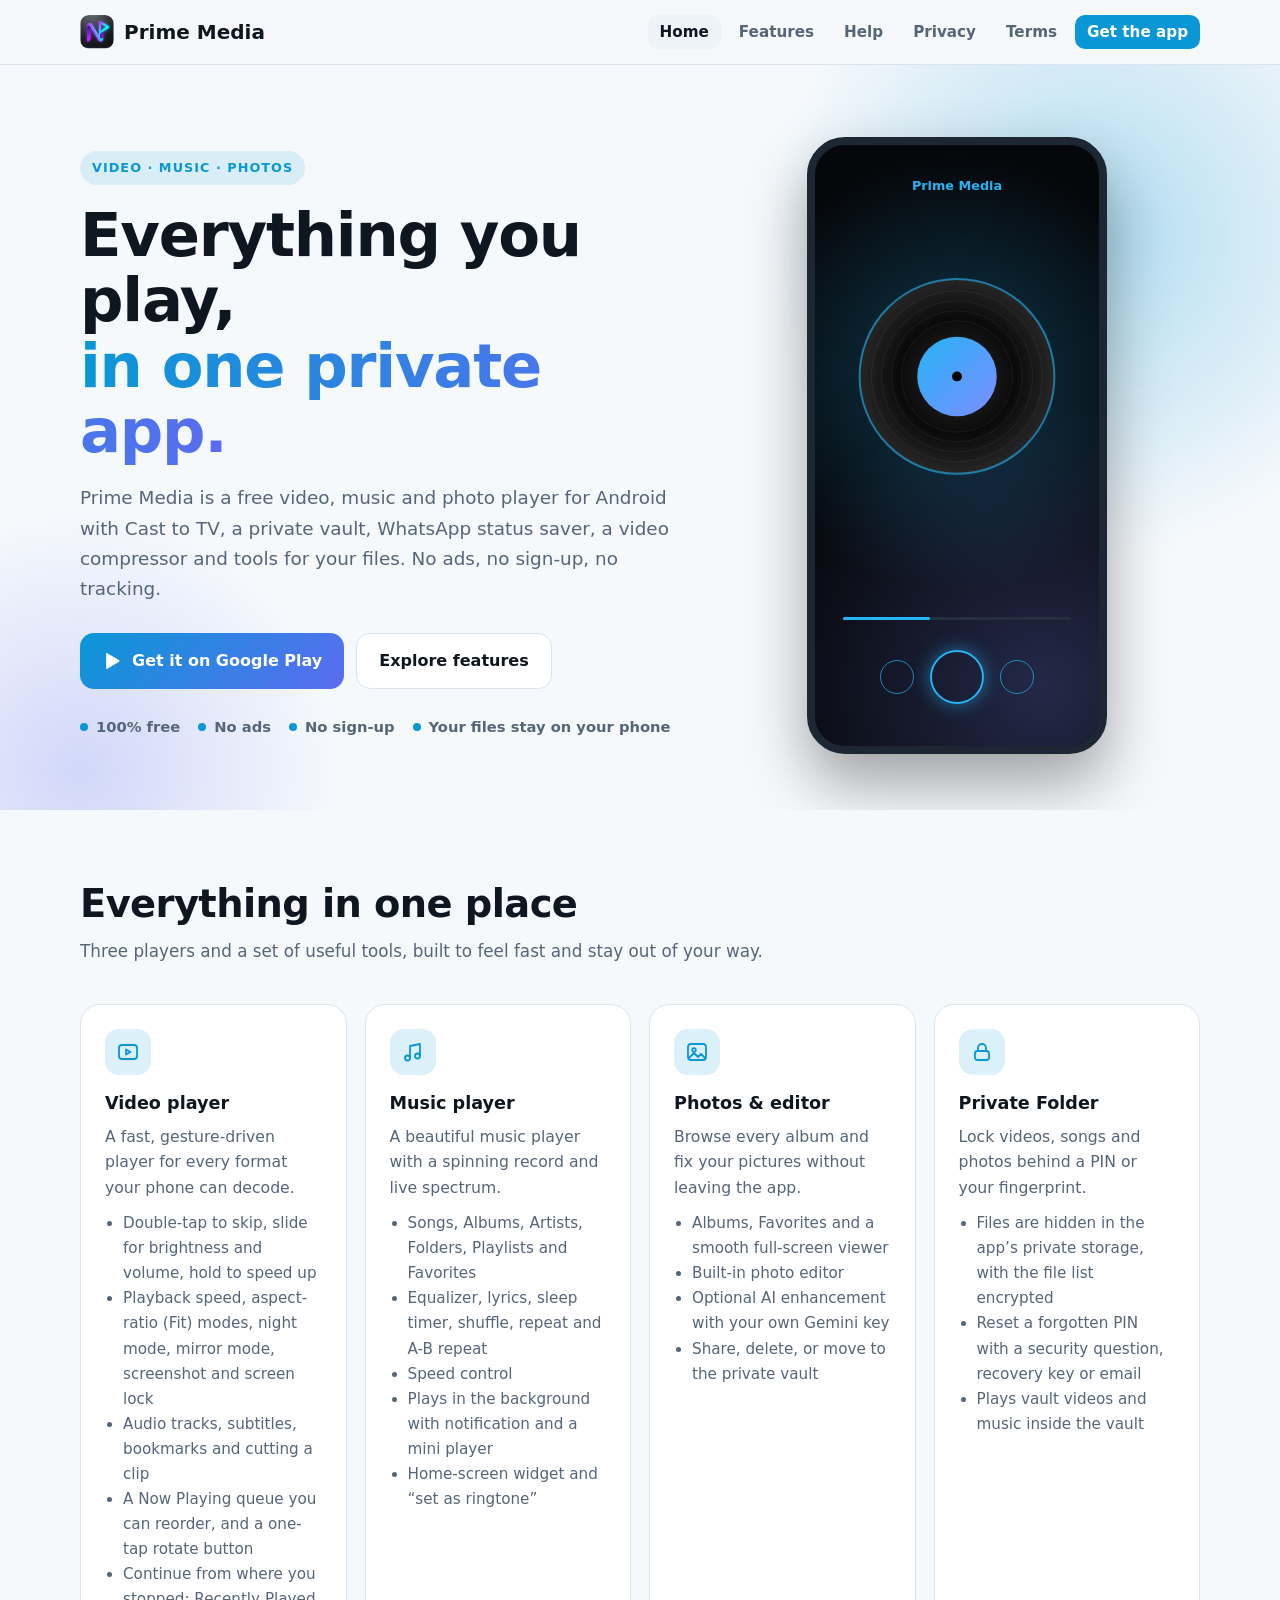
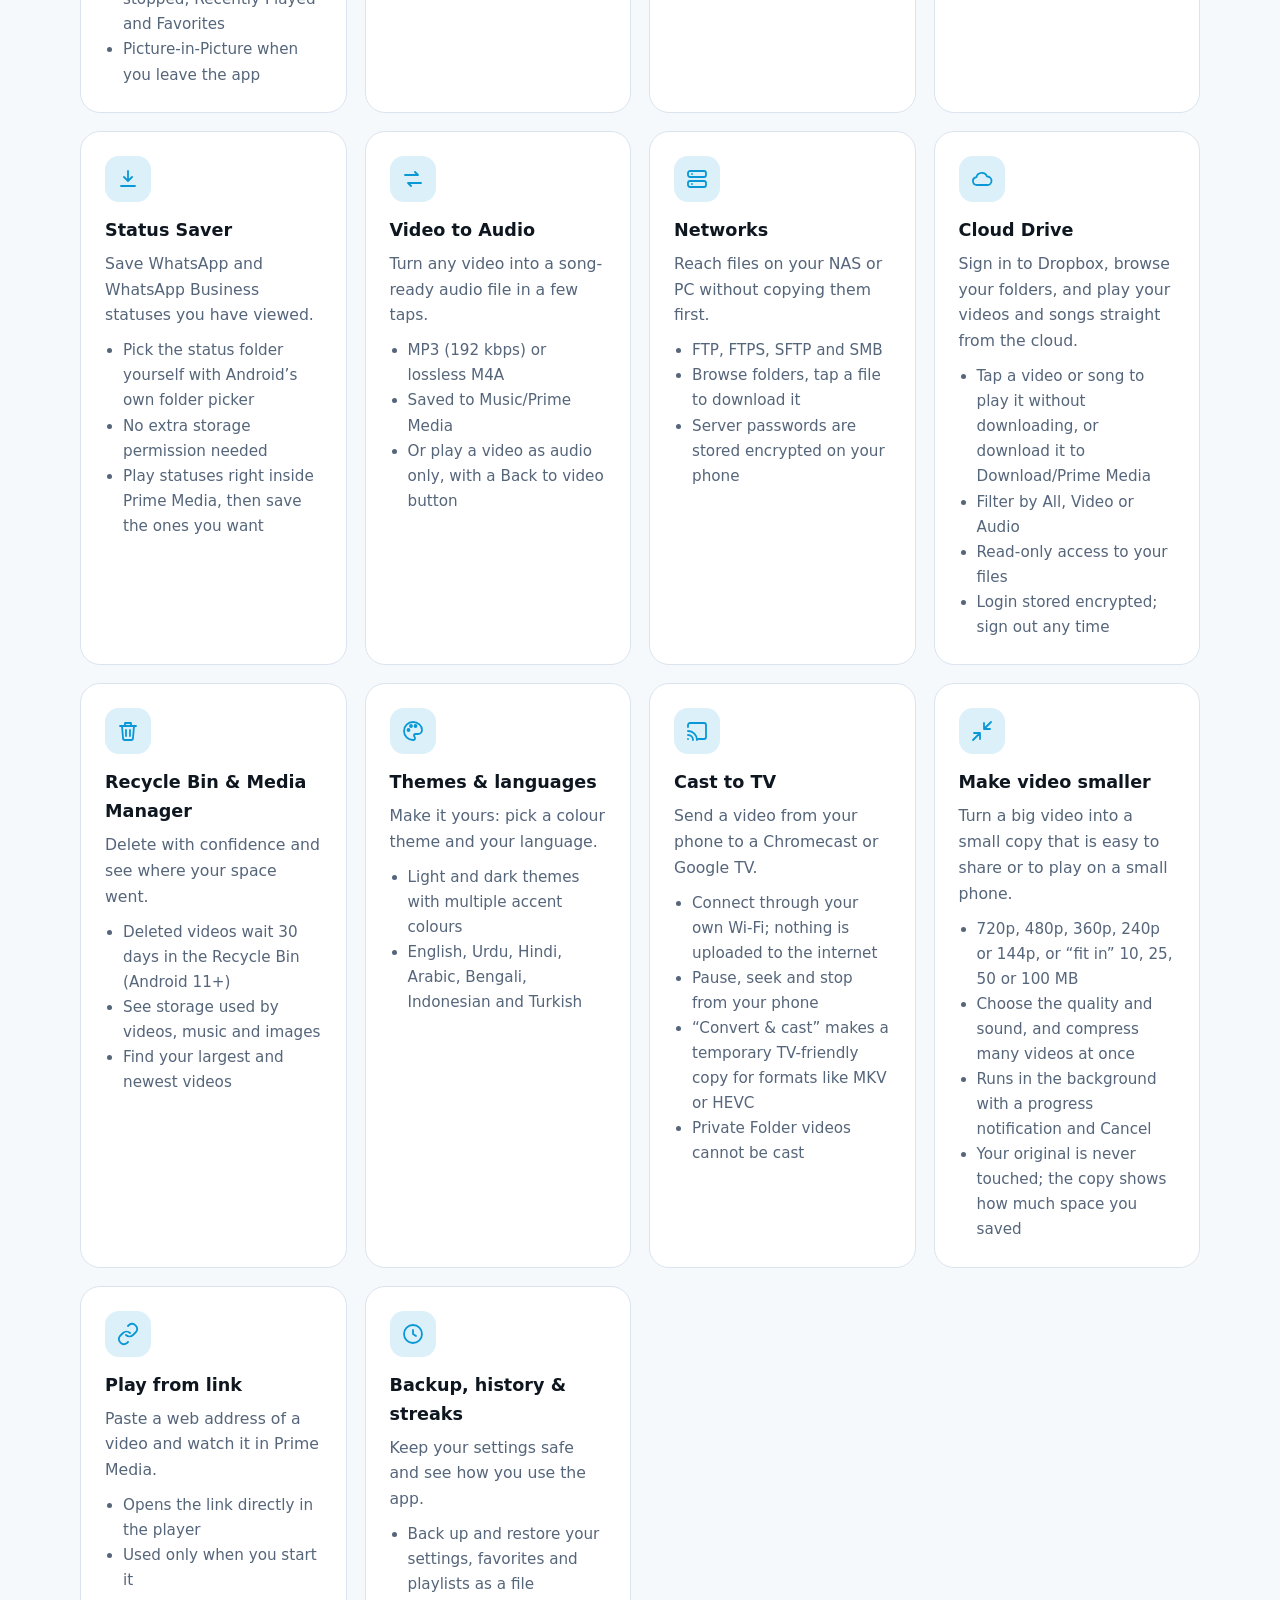
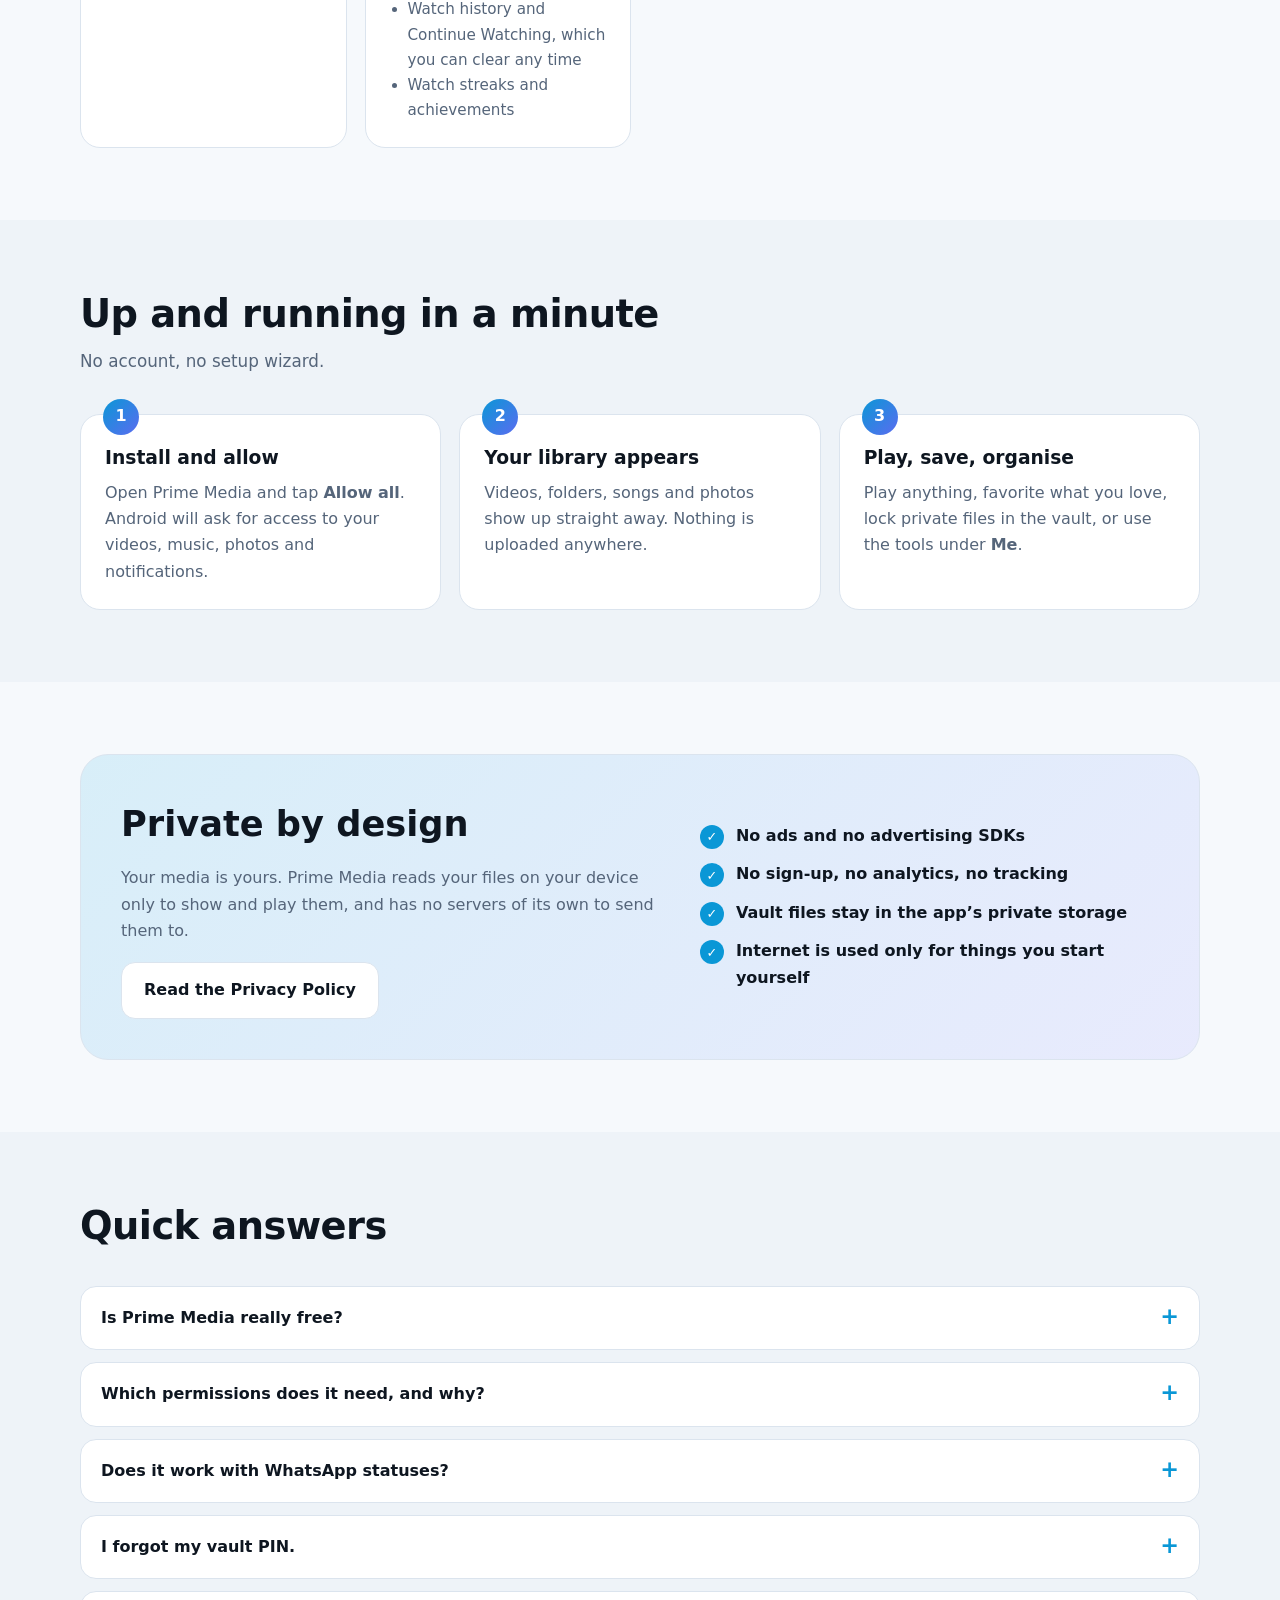
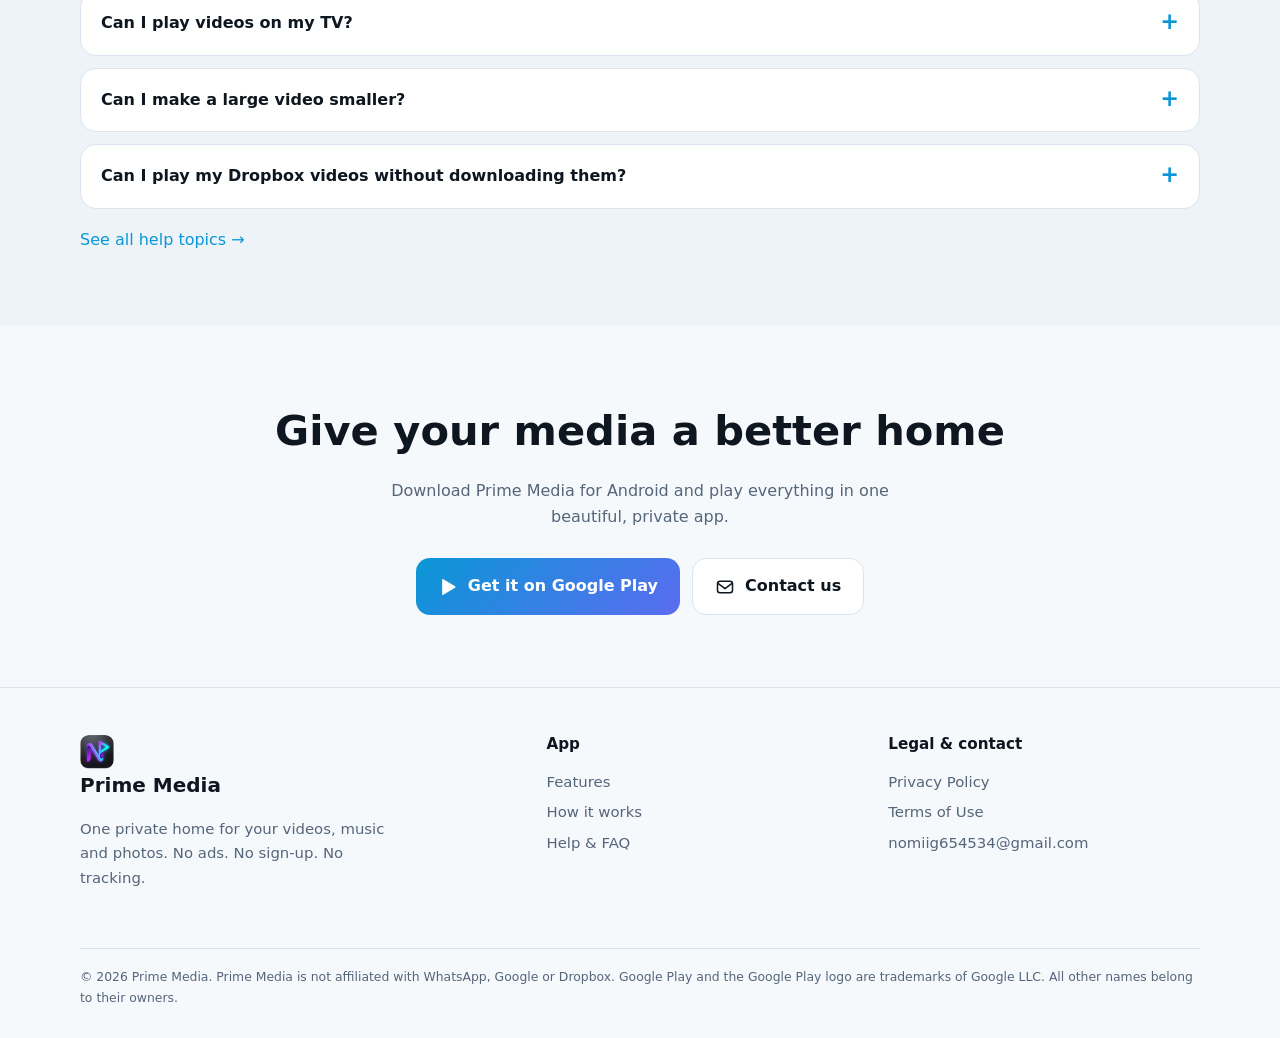
<file: index.html>
<!doctype html>
<html lang="en"><head><meta charset="utf-8">
<meta name="viewport" content="width=device-width,initial-scale=1">
<title>Prime Media – Video, Music &amp; Photo Player for Android</title>
<meta name="description" content="Prime Media is a free, private video, music and photo player for Android with Cast to TV, a private vault, WhatsApp status saver, video-to-audio, video compressor, FTP/SMB and Dropbox. No ads, no sign-up.">
<meta name="theme-color" content="#0a97d6">
<meta property="og:title" content="Prime Media – Video, Music &amp; Photo Player for Android"><meta property="og:description" content="Prime Media is a free, private video, music and photo player for Android with Cast to TV, a private vault, WhatsApp status saver, video-to-audio, video compressor, FTP/SMB and Dropbox. No ads, no sign-up."><meta property="og:type" content="website"><meta property="og:image" content="assets/logo.png">
<link rel="icon" href="assets/favicon.png" type="image/png"><link rel="apple-touch-icon" href="assets/apple-touch-icon.png">
<link rel="stylesheet" href="assets/style.css"></head><body>
<a class="skip" href="#main">Skip to content</a>
<header class="site"><div class="wrap nav">
<a class="brand" href="index.html"><img src="assets/logo.png" alt="" width="34" height="34" style="border-radius:9px"><span>Prime Media</span></a>
<button class="menu-btn" aria-label="Menu" aria-expanded="false" id="mb">Menu</button>
<ul id="nl"><li><a href="index.html" aria-current="page">Home</a></li><li><a href="index.html#features">Features</a></li><li><a href="help.html">Help</a></li><li><a href="privacy-policy.html">Privacy</a></li><li><a href="terms.html">Terms</a></li><li><a class="cta" href="https://play.google.com/store/apps/details?id=com.novaplay.videoplayer" rel="noopener">Get the app</a></li></ul></div></header>
<main id="main">
<section class="hero"><div class="wrap">
<div>
<span class="eyebrow">Video · Music · Photos</span>
<h1>Everything you play,<br><span class="grad">in one private app.</span></h1>
<p class="lead">Prime Media is a free video, music and photo player for Android with Cast to TV, a private vault, WhatsApp status saver, a video compressor and tools for your files. No ads, no sign-up, no tracking.</p>
<div class="actions">
<a class="btn primary" href="https://play.google.com/store/apps/details?id=com.novaplay.videoplayer" rel="noopener"><svg viewBox="0 0 24 24" fill="currentColor" aria-hidden="true"><path d="M5 3.5v17a1 1 0 0 0 1.5.86l14-8.5a1 1 0 0 0 0-1.72l-14-8.5A1 1 0 0 0 5 3.5z"/></svg> Get it on Google Play</a>
<a class="btn" href="#features">Explore features</a></div>
<div class="badges"><span><i></i>100% free</span><span><i></i>No ads</span><span><i></i>No sign-up</span><span><i></i>Your files stay on your phone</span></div>
</div>
<div class="phone" role="img" aria-label="Prime Media music player preview"><div class="glow"></div>
<div class="title">Prime Media</div><div class="disc"><svg viewBox="0 0 200 200" aria-hidden="true"><defs><radialGradient id="rg" cx="50%" cy="50%" r="50%"><stop offset="0" stop-color="#2b2b2b"/><stop offset=".6" stop-color="#0a0a0a"/><stop offset="1" stop-color="#262626"/></radialGradient><linearGradient id="lg" x1="0" y1="0" x2="1" y2="1"><stop offset="0" stop-color="#25b4f5"/><stop offset="1" stop-color="#7d8cff"/></linearGradient></defs><circle cx="100" cy="100" r="98" fill="url(#rg)" stroke="#25b4f5" stroke-opacity=".6" stroke-width="2"/><g fill="none" stroke="#fff" stroke-opacity=".06"><circle cx="100" cy="100" r="86"/><circle cx="100" cy="100" r="76"/><circle cx="100" cy="100" r="66"/><circle cx="100" cy="100" r="56"/></g><circle cx="100" cy="100" r="40" fill="url(#lg)"/><circle cx="100" cy="100" r="5" fill="#000"/></svg></div>
<div class="bars"><b></b><b></b><b></b><b></b><b></b><b></b><b></b><b></b><b></b><b></b><b></b><b></b><b></b><b></b><b></b><b></b><b></b><b></b><b></b><b></b><b></b><b></b></div><div class="seek"></div>
<div class="ctrl"><i></i><i class="big"></i><i></i></div></div>
</div></section>

<section id="features"><div class="wrap">
<div class="sec-head"><h2>Everything in one place</h2><p>Three players and a set of useful tools, built to feel fast and stay out of your way.</p></div>
<div class="grid"><article class="card"><div class="ic"><svg viewBox="0 0 24 24" fill="none" stroke="currentColor" stroke-width="1.8" stroke-linecap="round" stroke-linejoin="round" aria-hidden="true"><rect x="3" y="5" width="18" height="14" rx="3"/><path d="M10 9.5v5l4.5-2.5z"/></svg></div><h3>Video player</h3><p>A fast, gesture-driven player for every format your phone can decode.</p><ul><li>Double-tap to skip, slide for brightness and volume, hold to speed up</li><li>Playback speed, aspect-ratio (Fit) modes, night mode, mirror mode, screenshot and screen lock</li><li>Audio tracks, subtitles, bookmarks and cutting a clip</li><li>A Now Playing queue you can reorder, and a one-tap rotate button</li><li>Continue from where you stopped; Recently Played and Favorites</li><li>Picture-in-Picture when you leave the app</li></ul></article><article class="card"><div class="ic"><svg viewBox="0 0 24 24" fill="none" stroke="currentColor" stroke-width="1.8" stroke-linecap="round" stroke-linejoin="round" aria-hidden="true"><path d="M9 18V6l10-2v12"/><circle cx="6.5" cy="18" r="2.5"/><circle cx="16.5" cy="16" r="2.5"/></svg></div><h3>Music player</h3><p>A beautiful music player with a spinning record and live spectrum.</p><ul><li>Songs, Albums, Artists, Folders, Playlists and Favorites</li><li>Equalizer, lyrics, sleep timer, shuffle, repeat and A-B repeat</li><li>Speed control</li><li>Plays in the background with notification and a mini player</li><li>Home-screen widget and “set as ringtone”</li></ul></article><article class="card"><div class="ic"><svg viewBox="0 0 24 24" fill="none" stroke="currentColor" stroke-width="1.8" stroke-linecap="round" stroke-linejoin="round" aria-hidden="true"><rect x="3" y="4" width="18" height="16" rx="3"/><circle cx="9" cy="10" r="1.8"/><path d="m4 18 5-5 4 4 3-3 4 4"/></svg></div><h3>Photos & editor</h3><p>Browse every album and fix your pictures without leaving the app.</p><ul><li>Albums, Favorites and a smooth full-screen viewer</li><li>Built-in photo editor</li><li>Optional AI enhancement with your own Gemini key</li><li>Share, delete, or move to the private vault</li></ul></article><article class="card"><div class="ic"><svg viewBox="0 0 24 24" fill="none" stroke="currentColor" stroke-width="1.8" stroke-linecap="round" stroke-linejoin="round" aria-hidden="true"><rect x="5" y="11" width="14" height="9" rx="2.5"/><path d="M8 11V8a4 4 0 0 1 8 0v3"/></svg></div><h3>Private Folder</h3><p>Lock videos, songs and photos behind a PIN or your fingerprint.</p><ul><li>Files are hidden in the app’s private storage, with the file list encrypted</li><li>Reset a forgotten PIN with a security question, recovery key or email</li><li>Plays vault videos and music inside the vault</li></ul></article><article class="card"><div class="ic"><svg viewBox="0 0 24 24" fill="none" stroke="currentColor" stroke-width="1.8" stroke-linecap="round" stroke-linejoin="round" aria-hidden="true"><path d="M12 4v10m0 0-4-4m4 4 4-4"/><path d="M5 19h14"/></svg></div><h3>Status Saver</h3><p>Save WhatsApp and WhatsApp Business statuses you have viewed.</p><ul><li>Pick the status folder yourself with Android’s own folder picker</li><li>No extra storage permission needed</li><li>Play statuses right inside Prime Media, then save the ones you want</li></ul></article><article class="card"><div class="ic"><svg viewBox="0 0 24 24" fill="none" stroke="currentColor" stroke-width="1.8" stroke-linecap="round" stroke-linejoin="round" aria-hidden="true"><path d="M4 8h13l-3-3M20 16H7l3 3"/></svg></div><h3>Video to Audio</h3><p>Turn any video into a song-ready audio file in a few taps.</p><ul><li>MP3 (192 kbps) or lossless M4A</li><li>Saved to Music/Prime Media</li><li>Or play a video as audio only, with a Back to video button</li></ul></article><article class="card"><div class="ic"><svg viewBox="0 0 24 24" fill="none" stroke="currentColor" stroke-width="1.8" stroke-linecap="round" stroke-linejoin="round" aria-hidden="true"><rect x="3" y="4" width="18" height="6" rx="2"/><rect x="3" y="14" width="18" height="6" rx="2"/><path d="M7 7h.01M7 17h.01"/></svg></div><h3>Networks</h3><p>Reach files on your NAS or PC without copying them first.</p><ul><li>FTP, FTPS, SFTP and SMB</li><li>Browse folders, tap a file to download it</li><li>Server passwords are stored encrypted on your phone</li></ul></article><article class="card"><div class="ic"><svg viewBox="0 0 24 24" fill="none" stroke="currentColor" stroke-width="1.8" stroke-linecap="round" stroke-linejoin="round" aria-hidden="true"><path d="M7 18a4 4 0 0 1-.5-7.97A5.5 5.5 0 0 1 17 9.5a4.25 4.25 0 0 1 .5 8.5z"/></svg></div><h3>Cloud Drive</h3><p>Sign in to Dropbox, browse your folders, and play your videos and songs straight from the cloud.</p><ul><li>Tap a video or song to play it without downloading, or download it to Download/Prime Media</li><li>Filter by All, Video or Audio</li><li>Read-only access to your files</li><li>Login stored encrypted; sign out any time</li></ul></article><article class="card"><div class="ic"><svg viewBox="0 0 24 24" fill="none" stroke="currentColor" stroke-width="1.8" stroke-linecap="round" stroke-linejoin="round" aria-hidden="true"><path d="M4 7h16M10 11v6M14 11v6M6 7l1 12a2 2 0 0 0 2 2h6a2 2 0 0 0 2-2l1-12M9 7V4h6v3"/></svg></div><h3>Recycle Bin & Media Manager</h3><p>Delete with confidence and see where your space went.</p><ul><li>Deleted videos wait 30 days in the Recycle Bin (Android 11+)</li><li>See storage used by videos, music and images</li><li>Find your largest and newest videos</li></ul></article><article class="card"><div class="ic"><svg viewBox="0 0 24 24" fill="none" stroke="currentColor" stroke-width="1.8" stroke-linecap="round" stroke-linejoin="round" aria-hidden="true"><path d="M12 3a9 9 0 1 0 0 18c1.3 0 2-.8 2-1.8 0-1.2-1-1.5-1-2.7 0-1 .8-1.5 1.8-1.5H17a4 4 0 0 0 4-4C21 6.5 17 3 12 3z"/><circle cx="7.5" cy="11" r="1"/><circle cx="10" cy="7" r="1"/><circle cx="14.5" cy="7" r="1"/></svg></div><h3>Themes &amp; languages</h3><p>Make it yours: pick a colour theme and your language.</p><ul><li>Light and dark themes with multiple accent colours</li><li>English, Urdu, Hindi, Arabic, Bengali, Indonesian and Turkish</li></ul></article><article class="card"><div class="ic"><svg viewBox="0 0 24 24" fill="none" stroke="currentColor" stroke-width="1.8" stroke-linecap="round" stroke-linejoin="round" aria-hidden="true"><path d="M3 8V6a2 2 0 0 1 2-2h14a2 2 0 0 1 2 2v12a2 2 0 0 1-2 2h-6"/><path d="M3 12a9 9 0 0 1 9 9M3 16a5 5 0 0 1 5 5M3 20h.01"/></svg></div><h3>Cast to TV</h3><p>Send a video from your phone to a Chromecast or Google TV.</p><ul><li>Connect through your own Wi-Fi; nothing is uploaded to the internet</li><li>Pause, seek and stop from your phone</li><li>“Convert &amp; cast” makes a temporary TV-friendly copy for formats like MKV or HEVC</li><li>Private Folder videos cannot be cast</li></ul></article><article class="card"><div class="ic"><svg viewBox="0 0 24 24" fill="none" stroke="currentColor" stroke-width="1.8" stroke-linecap="round" stroke-linejoin="round" aria-hidden="true"><path d="M4 14h6v6M20 10h-6V4M14 10l7-7M3 21l7-7"/></svg></div><h3>Make video smaller</h3><p>Turn a big video into a small copy that is easy to share or to play on a small phone.</p><ul><li>720p, 480p, 360p, 240p or 144p, or “fit in” 10, 25, 50 or 100 MB</li><li>Choose the quality and sound, and compress many videos at once</li><li>Runs in the background with a progress notification and Cancel</li><li>Your original is never touched; the copy shows how much space you saved</li></ul></article><article class="card"><div class="ic"><svg viewBox="0 0 24 24" fill="none" stroke="currentColor" stroke-width="1.8" stroke-linecap="round" stroke-linejoin="round" aria-hidden="true"><path d="M10 13a5 5 0 0 0 7 0l3-3a5 5 0 0 0-7-7l-1 1"/><path d="M14 11a5 5 0 0 0-7 0l-3 3a5 5 0 0 0 7 7l1-1"/></svg></div><h3>Play from link</h3><p>Paste a web address of a video and watch it in Prime Media.</p><ul><li>Opens the link directly in the player</li><li>Used only when you start it</li></ul></article><article class="card"><div class="ic"><svg viewBox="0 0 24 24" fill="none" stroke="currentColor" stroke-width="1.8" stroke-linecap="round" stroke-linejoin="round" aria-hidden="true"><path d="M12 8v4l3 2"/><circle cx="12" cy="12" r="9"/></svg></div><h3>Backup, history &amp; streaks</h3><p>Keep your settings safe and see how you use the app.</p><ul><li>Back up and restore your settings, favorites and playlists as a file</li><li>Watch history and Continue Watching, which you can clear any time</li><li>Watch streaks and achievements</li></ul></article></div></div></section>

<section class="alt" id="how"><div class="wrap">
<div class="sec-head"><h2>Up and running in a minute</h2><p>No account, no setup wizard.</p></div>
<div class="steps">
<div class="step"><h3>Install and allow</h3><p>Open Prime Media and tap <strong>Allow all</strong>. Android will ask for access to your videos, music, photos and notifications.</p></div>
<div class="step"><h3>Your library appears</h3><p>Videos, folders, songs and photos show up straight away. Nothing is uploaded anywhere.</p></div>
<div class="step"><h3>Play, save, organise</h3><p>Play anything, favorite what you love, lock private files in the vault, or use the tools under <strong>Me</strong>.</p></div>
</div></div></section>

<section><div class="wrap"><div class="privacy-band">
<div><h2 style="font-size:clamp(1.6rem,3vw,2.2rem);font-weight:800">Private by design</h2>
<p style="color:var(--muted);margin-top:12px">Your media is yours. Prime Media reads your files on your device only to show and play them, and has no servers of its own to send them to.</p>
<p style="margin-top:18px"><a class="btn" href="privacy-policy.html">Read the Privacy Policy</a></p></div>
<ul><li>No ads and no advertising SDKs</li><li>No sign-up, no analytics, no tracking</li><li>Vault files stay in the app’s private storage</li><li>Internet is used only for things you start yourself</li></ul>
</div></div></section>

<section class="alt"><div class="wrap">
<div class="sec-head"><h2>Quick answers</h2></div>
<details><summary>Is Prime Media really free?</summary><p>Yes. Prime Media is free and has no ads.</p></details>
<details><summary>Which permissions does it need, and why?</summary><p>Access to your videos, music and photos to show them; notifications and a media service so music keeps playing with the screen off; and an optional microphone permission that only drives the live music visualizer (nothing is recorded). Full details are in the <a href="privacy-policy.html#permissions">Privacy Policy</a>.</p></details>
<details><summary>Does it work with WhatsApp statuses?</summary><p>Yes. View a status in WhatsApp, then open <strong>Me → Status Saver</strong>, choose WhatsApp or WhatsApp Business, pick its status folder once, and tap the download icon. Prime Media is not affiliated with WhatsApp.</p></details>
<details><summary>I forgot my vault PIN.</summary><p>Tap <strong>Forgot PIN?</strong> in the vault. You can reset it with your security question, a recovery key, or an email reset link, if you set one up. Your vault files stay. If you have none of these, the vault cannot be opened and we cannot recover it, so set up recovery and back up anything important.</p></details>
<details><summary>Can I play videos on my TV?</summary><p>Yes. Connect your phone and Chromecast or Google TV to the same Wi-Fi, then tap <strong>⋮ → Cast</strong> in the player. The video goes from your phone to the TV over your own network.</p></details>
<details><summary>Can I make a large video smaller?</summary><p>Yes. Open the video’s menu and tap <strong>Make smaller</strong>, or use <strong>Me → Video Compress</strong>. You get a new, smaller copy and your original stays as it is.</p></details>
<details><summary>Can I play my Dropbox videos without downloading them?</summary><p>Yes. Open <strong>Me → Cloud Drive</strong>, sign in, and tap a video or song to play it directly.</p></details>
<p style="margin-top:18px"><a href="help.html">See all help topics →</a></p>
</div></section>

<section class="cta-band"><div class="wrap">
<h2>Give your media a better home</h2><p>Download Prime Media for Android and play everything in one beautiful, private app.</p>
<div class="actions"><a class="btn primary" href="https://play.google.com/store/apps/details?id=com.novaplay.videoplayer" rel="noopener"><svg viewBox="0 0 24 24" fill="currentColor" aria-hidden="true"><path d="M5 3.5v17a1 1 0 0 0 1.5.86l14-8.5a1 1 0 0 0 0-1.72l-14-8.5A1 1 0 0 0 5 3.5z"/></svg> Get it on Google Play</a><a class="btn" href="mailto:nomiig654534@gmail.com"><svg viewBox="0 0 24 24" fill="none" stroke="currentColor" stroke-width="1.8" stroke-linecap="round" stroke-linejoin="round" aria-hidden="true"><rect x="3" y="5" width="18" height="14" rx="3"/><path d="m4 8 8 6 8-6"/></svg> Contact us</a></div>
</div></section></main>
<footer class="site"><div class="wrap foot">
<div><a class="brand" href="index.html" style="color:var(--text)"><img src="assets/logo.png" alt="" width="34" height="34" style="border-radius:9px"><span>Prime Media</span></a>
<p style="margin-top:12px;max-width:34ch">One private home for your videos, music and photos. No ads. No sign-up. No tracking.</p></div>
<div><h4>App</h4><a href="index.html#features">Features</a><a href="index.html#how">How it works</a><a href="help.html">Help &amp; FAQ</a></div>
<div><h4>Legal &amp; contact</h4><a href="privacy-policy.html">Privacy Policy</a><a href="terms.html">Terms of Use</a><a href="mailto:nomiig654534@gmail.com">nomiig654534@gmail.com</a></div>
<small>© 2026 Prime Media. Prime Media is not affiliated with WhatsApp, Google or Dropbox. Google Play and the Google Play logo are trademarks of Google LLC. All other names belong to their owners.</small>
</div></footer>
<script src="assets/app.js"></script>
</body></html>
</file>
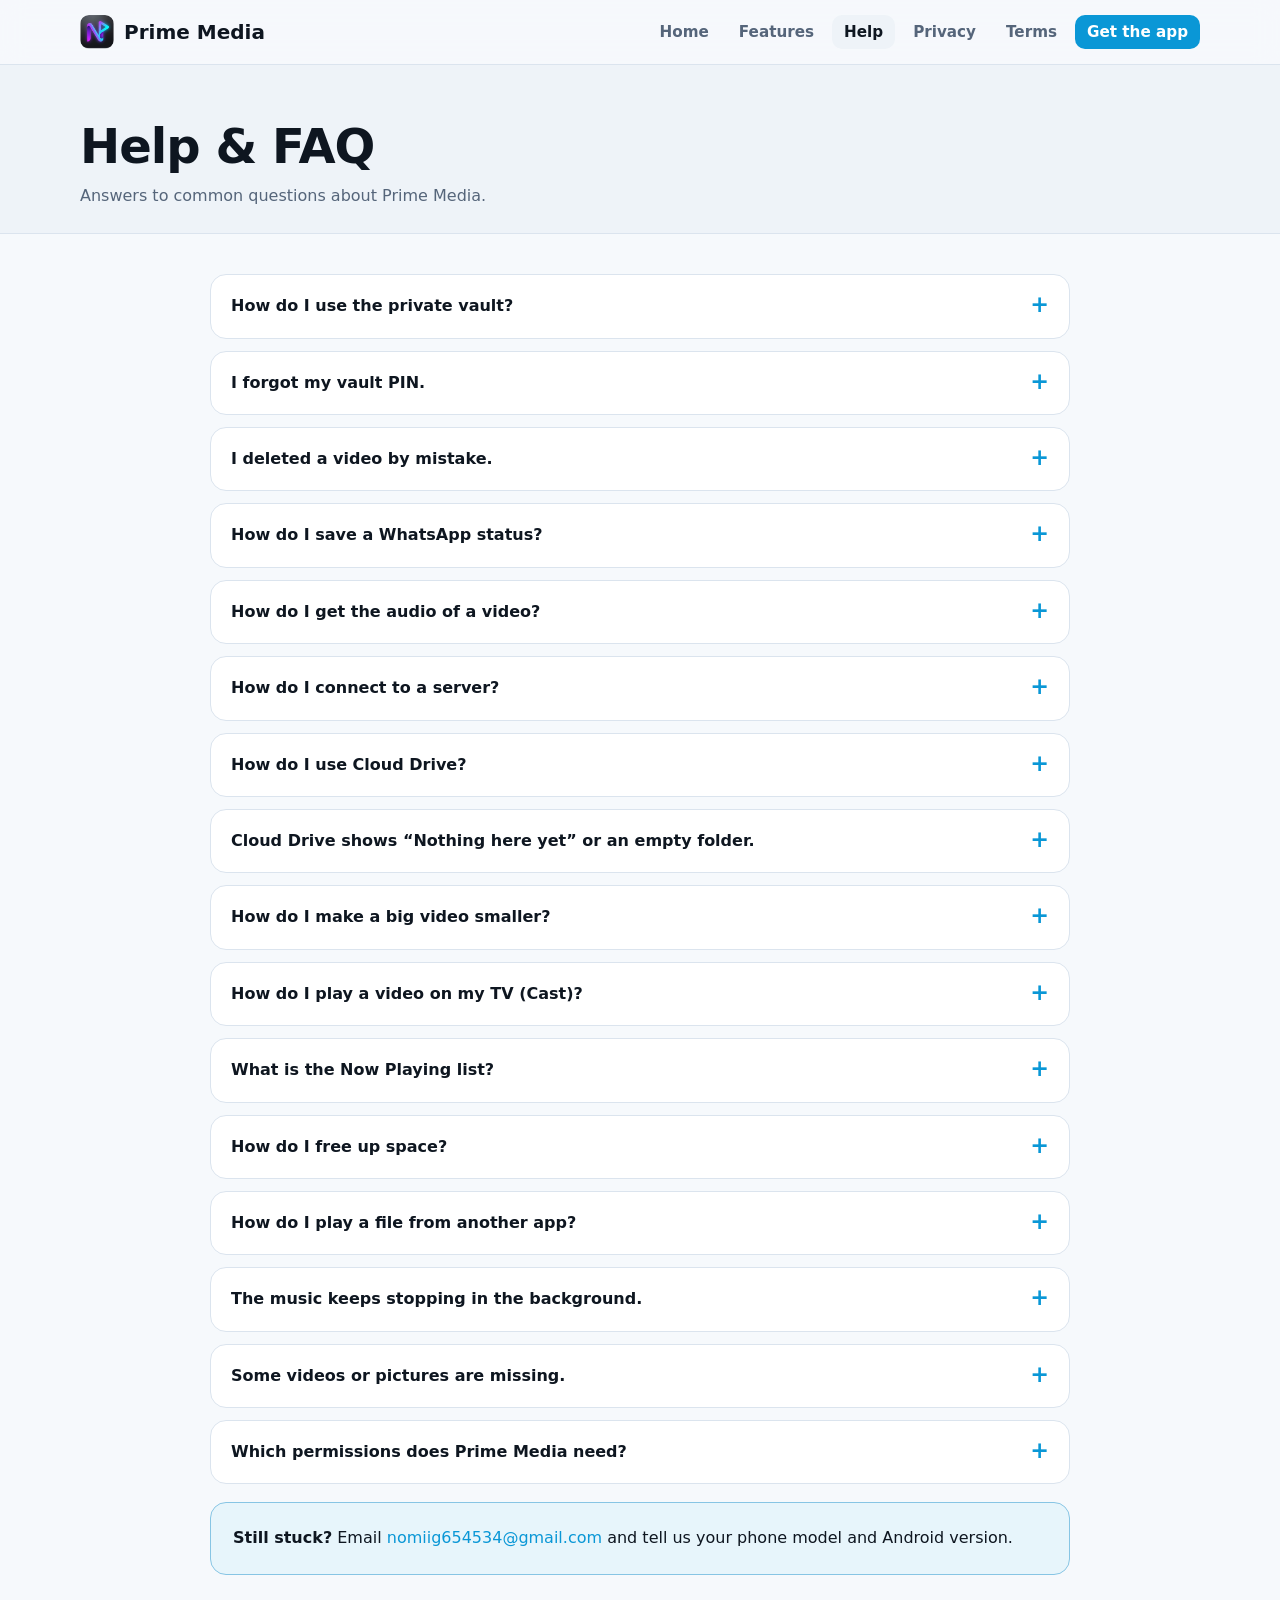
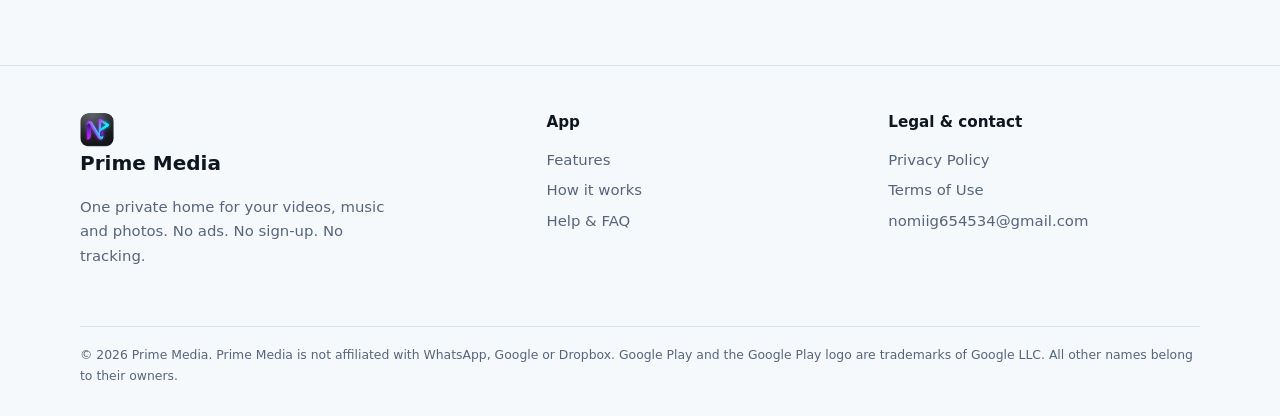
<file: help.html>
<!doctype html>
<html lang="en"><head><meta charset="utf-8">
<meta name="viewport" content="width=device-width,initial-scale=1">
<title>Help &amp; FAQ – Prime Media</title>
<meta name="description" content="Help for Prime Media: vault, Status Saver, Video to Audio, Make video smaller, Cast to TV, Networks, Cloud Drive and more.">
<meta name="theme-color" content="#0a97d6">
<meta property="og:title" content="Help &amp; FAQ – Prime Media"><meta property="og:description" content="Help for Prime Media: vault, Status Saver, Video to Audio, Make video smaller, Cast to TV, Networks, Cloud Drive and more."><meta property="og:type" content="website"><meta property="og:image" content="assets/logo.png">
<link rel="icon" href="assets/favicon.png" type="image/png"><link rel="apple-touch-icon" href="assets/apple-touch-icon.png">
<link rel="stylesheet" href="assets/style.css"></head><body>
<a class="skip" href="#main">Skip to content</a>
<header class="site"><div class="wrap nav">
<a class="brand" href="index.html"><img src="assets/logo.png" alt="" width="34" height="34" style="border-radius:9px"><span>Prime Media</span></a>
<button class="menu-btn" aria-label="Menu" aria-expanded="false" id="mb">Menu</button>
<ul id="nl"><li><a href="index.html">Home</a></li><li><a href="index.html#features">Features</a></li><li><a href="help.html" aria-current="page">Help</a></li><li><a href="privacy-policy.html">Privacy</a></li><li><a href="terms.html">Terms</a></li><li><a class="cta" href="https://play.google.com/store/apps/details?id=com.novaplay.videoplayer" rel="noopener">Get the app</a></li></ul></div></header>
<main id="main"><div class="doc-hero"><div class="wrap"><h1>Help &amp; FAQ</h1><p>Answers to common questions about Prime Media.</p></div></div>
<div class="wrap" style="padding:40px 0 72px;max-width:860px"><details><summary>How do I use the private vault?</summary><p>Open <strong>Me → Private Folder</strong> and create a PIN. Then move videos, songs or photos into it from their menus. The vault locks when you leave the app. Files you move in are stored inside Prime Media, so use the vault menu → <strong>Back up to a folder</strong> before uninstalling the app.</p></details><details><summary>I forgot my vault PIN.</summary><p>Tap <strong>Forgot PIN?</strong> on the vault screen and use your security question, your recovery key, or <strong>Email me a reset link</strong>. Then choose a new PIN; your vault files stay. To prepare, open the vault menu → <strong>Recover PIN by email</strong>, enter your email and send yourself the recovery key.</p></details><details><summary>I deleted a video by mistake.</summary><p>Open <strong>Me → Recycle Bin</strong> (Android 11 and newer) and tap the restore icon within 30 days.</p></details><details><summary>How do I save a WhatsApp status?</summary><p>View the status in WhatsApp first. Then open <strong>Me → Status Saver</strong>, choose WhatsApp or WhatsApp Business, pick its status folder once, and tap the download icon on a status. Tap a status to play it inside Prime Media. Swipe left or right to switch between Recent and Saved.</p></details><details><summary>How do I get the audio of a video?</summary><p>Open <strong>Me → Video to Audio</strong>, pick a video, then choose MP3 (converted, 192 kbps) or M4A (instant, no quality loss). The file is saved in <code>Music/Prime Media</code>. Videos with no audio track cannot be converted. You can also tap the headphone button in the video player to listen as audio only.</p></details><details><summary>How do I connect to a server?</summary><p>Open <strong>Me → Networks</strong>, tap +, choose FTP, FTPS, SFTP or SMB and enter the server details. For SMB the host is the computer or NAS, and you start by seeing its shares. Tap a file to download it to <code>Download/Prime Media</code>.</p></details><details><summary>How do I use Cloud Drive?</summary><p>Open <strong>Me → Cloud Drive</strong> and sign in with Dropbox. Browse your folders. Tap a video or song to <strong>play it directly</strong> without downloading, or tap the download icon beside a file to save it to <code>Download/Prime Media</code>. Use the <strong>All / Video / Audio</strong> chips at the top to show only videos or songs. Use the sign-out icon at the top to disconnect. Prime Media can only read your Dropbox; it never changes or deletes anything there.</p></details><details><summary>Cloud Drive shows “Nothing here yet” or an empty folder.</summary><p>Dropbox may only let Prime Media see its own folder. Open the Dropbox app or dropbox.com, go to <strong>Apps → Prime Media</strong> and upload your videos or songs there. Then reopen Cloud Drive. Large videos play faster on a good Wi-Fi or 4G connection.</p></details><details><summary>How do I make a big video smaller?</summary><p>Open the video’s menu (⋮) and tap <strong>Make smaller</strong>, or open <strong>Me → Video Compress</strong> and tap + to pick videos. Choose a size (720p down to 144p) or “fit in” a size such as 25 MB, and set the quality and sound. You can leave the app: a notification shows the progress and has a Cancel button. The smaller copy is saved in <code>Movies/Prime Media</code> and listed under <strong>Completed</strong> with how much space you saved. <strong>Your original video is not touched.</strong> You can share the copy or delete it from the list, and the notification has a <strong>Delete original</strong> button if you want to remove the big one (Android will ask you to confirm).</p></details><details><summary>How do I play a video on my TV (Cast)?</summary><p>Connect your phone and the Chromecast / Google TV to the same Wi-Fi. In the player tap <strong>⋮ → Cast</strong> and choose your TV. Use the controls on your phone to pause, seek and stop. If your TV cannot play the video format (for example MKV or HEVC), tap <strong>Convert &amp; cast</strong>; Prime Media makes a temporary copy that is removed when you stop casting. Videos in the Private Folder cannot be cast.</p></details><details><summary>What is the Now Playing list?</summary><p>While a video from a folder is playing, tap <strong>⋮ → Playing Queue</strong> to see the videos of that folder. Tap one to play it, drag the handle to reorder, or tap ✕ to remove it from the queue (the file itself is not deleted).</p></details><details><summary>How do I free up space?</summary><p><strong>Me → Media Manager</strong> shows how much space your videos, music and images use, plus your largest and newest videos.</p></details><details><summary>How do I play a file from another app?</summary><p>Tap the file in WhatsApp, Files or any app and choose <strong>Prime Media</strong> from the “Open with” list. Videos, songs and photos open right inside Prime Media.</p></details><details><summary>The music keeps stopping in the background.</summary><p>Some phones close background apps to save battery. In Android Settings, set Prime Media’s battery option to “Unrestricted” or “Don’t optimise”, and allow notifications.</p></details><details><summary>Some videos or pictures are missing.</summary><p>Make sure Prime Media has access to all your photos and videos (Android 14 may be set to “selected only”). Open Settings → Apps → Prime Media → Permissions and allow all, then pull down to refresh.</p></details><details><summary>Which permissions does Prime Media need?</summary><p>See the full table in the <a href="privacy-policy.html#permissions">Privacy Policy</a>.</p></details>
<div class="callout"><p><strong>Still stuck?</strong> Email <a href="mailto:nomiig654534@gmail.com">nomiig654534@gmail.com</a> and tell us your phone model and Android version.</p></div></div></main>
<footer class="site"><div class="wrap foot">
<div><a class="brand" href="index.html" style="color:var(--text)"><img src="assets/logo.png" alt="" width="34" height="34" style="border-radius:9px"><span>Prime Media</span></a>
<p style="margin-top:12px;max-width:34ch">One private home for your videos, music and photos. No ads. No sign-up. No tracking.</p></div>
<div><h4>App</h4><a href="index.html#features">Features</a><a href="index.html#how">How it works</a><a href="help.html">Help &amp; FAQ</a></div>
<div><h4>Legal &amp; contact</h4><a href="privacy-policy.html">Privacy Policy</a><a href="terms.html">Terms of Use</a><a href="mailto:nomiig654534@gmail.com">nomiig654534@gmail.com</a></div>
<small>© 2026 Prime Media. Prime Media is not affiliated with WhatsApp, Google or Dropbox. Google Play and the Google Play logo are trademarks of Google LLC. All other names belong to their owners.</small>
</div></footer>
<script src="assets/app.js"></script>
</body></html>
</file>
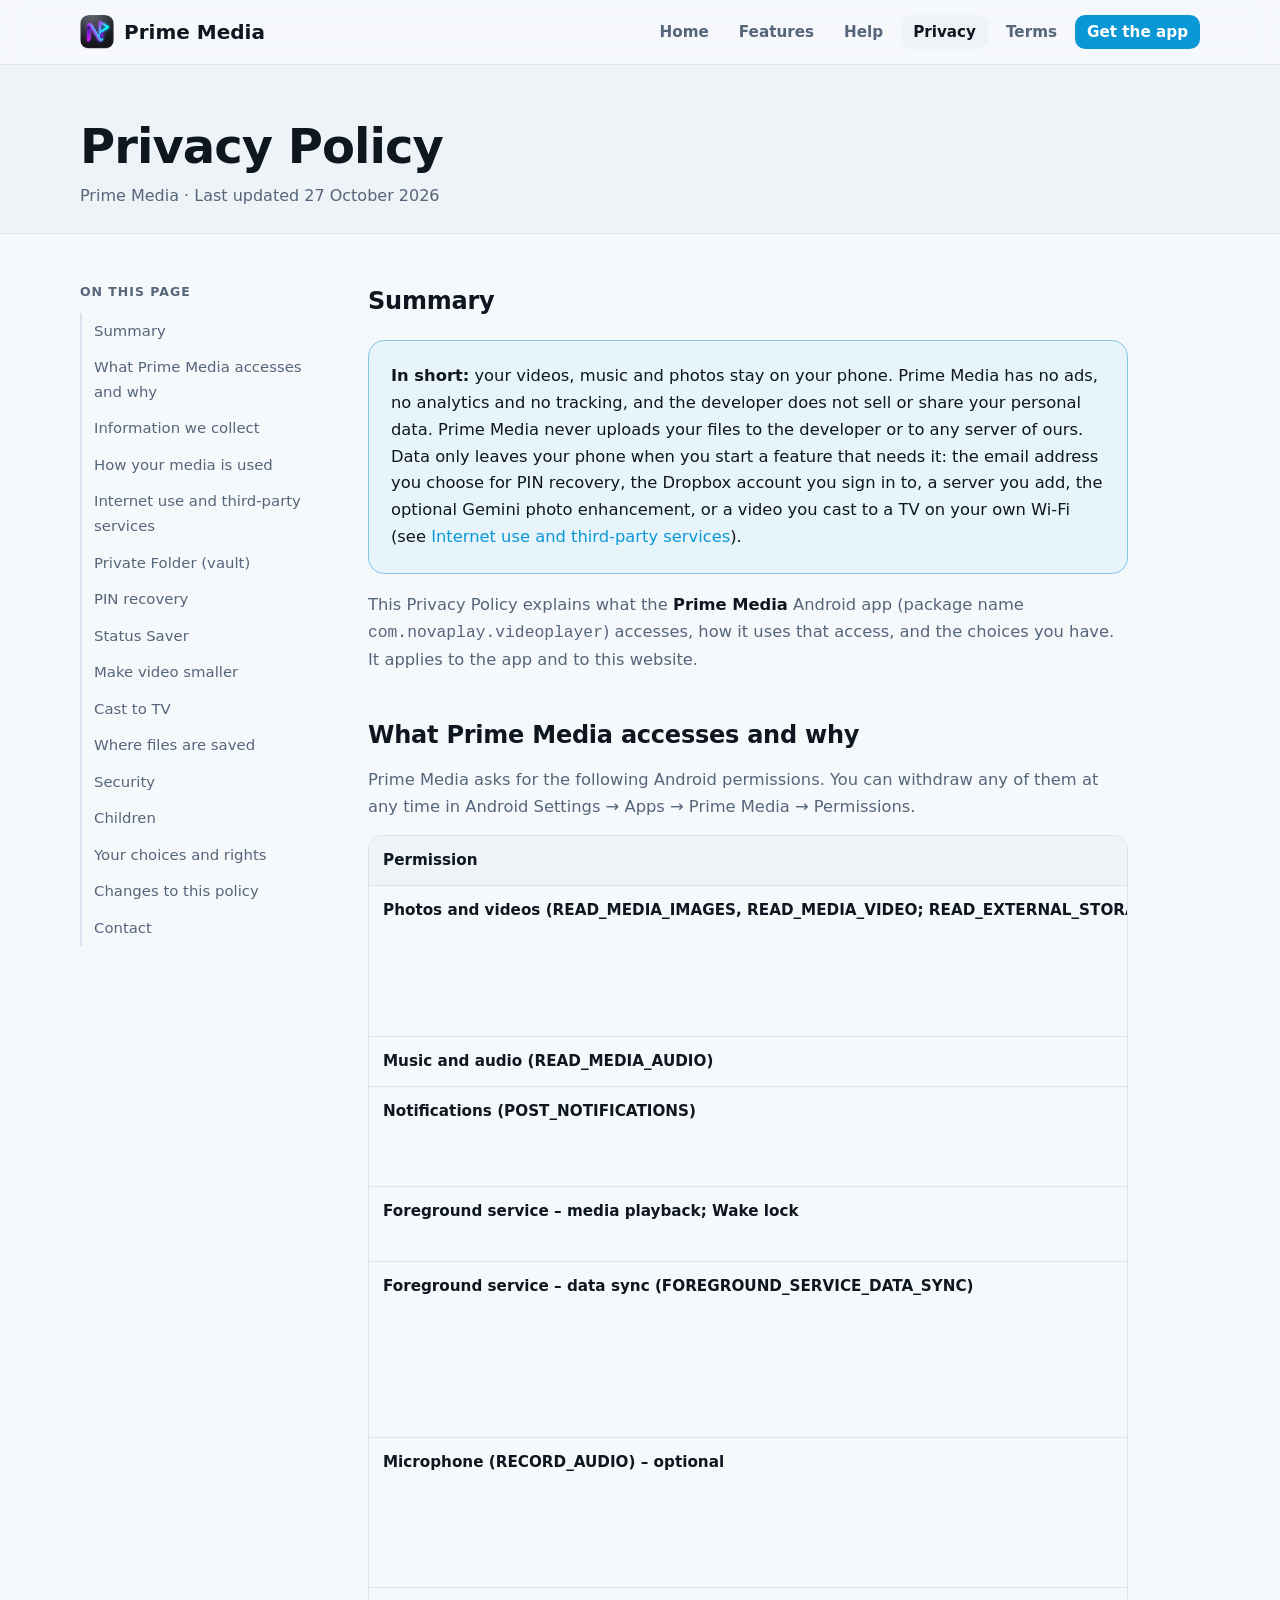
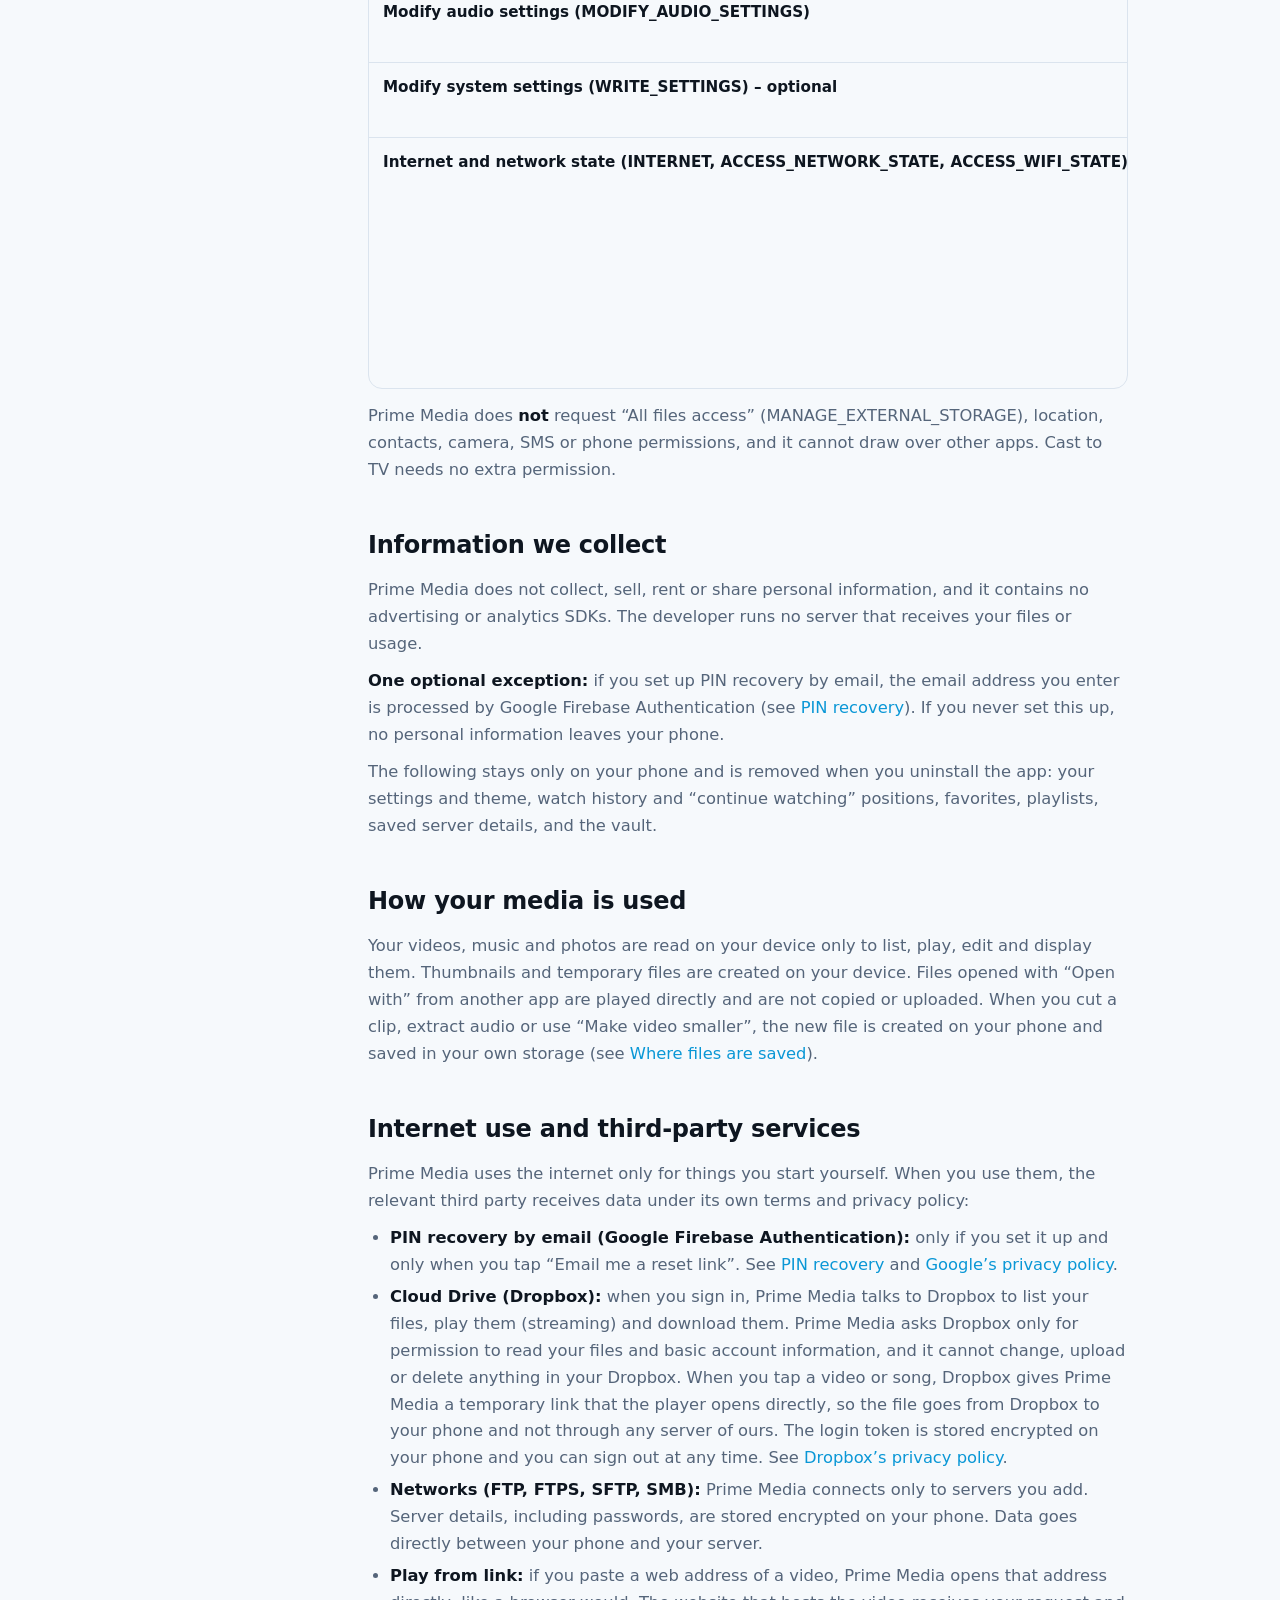
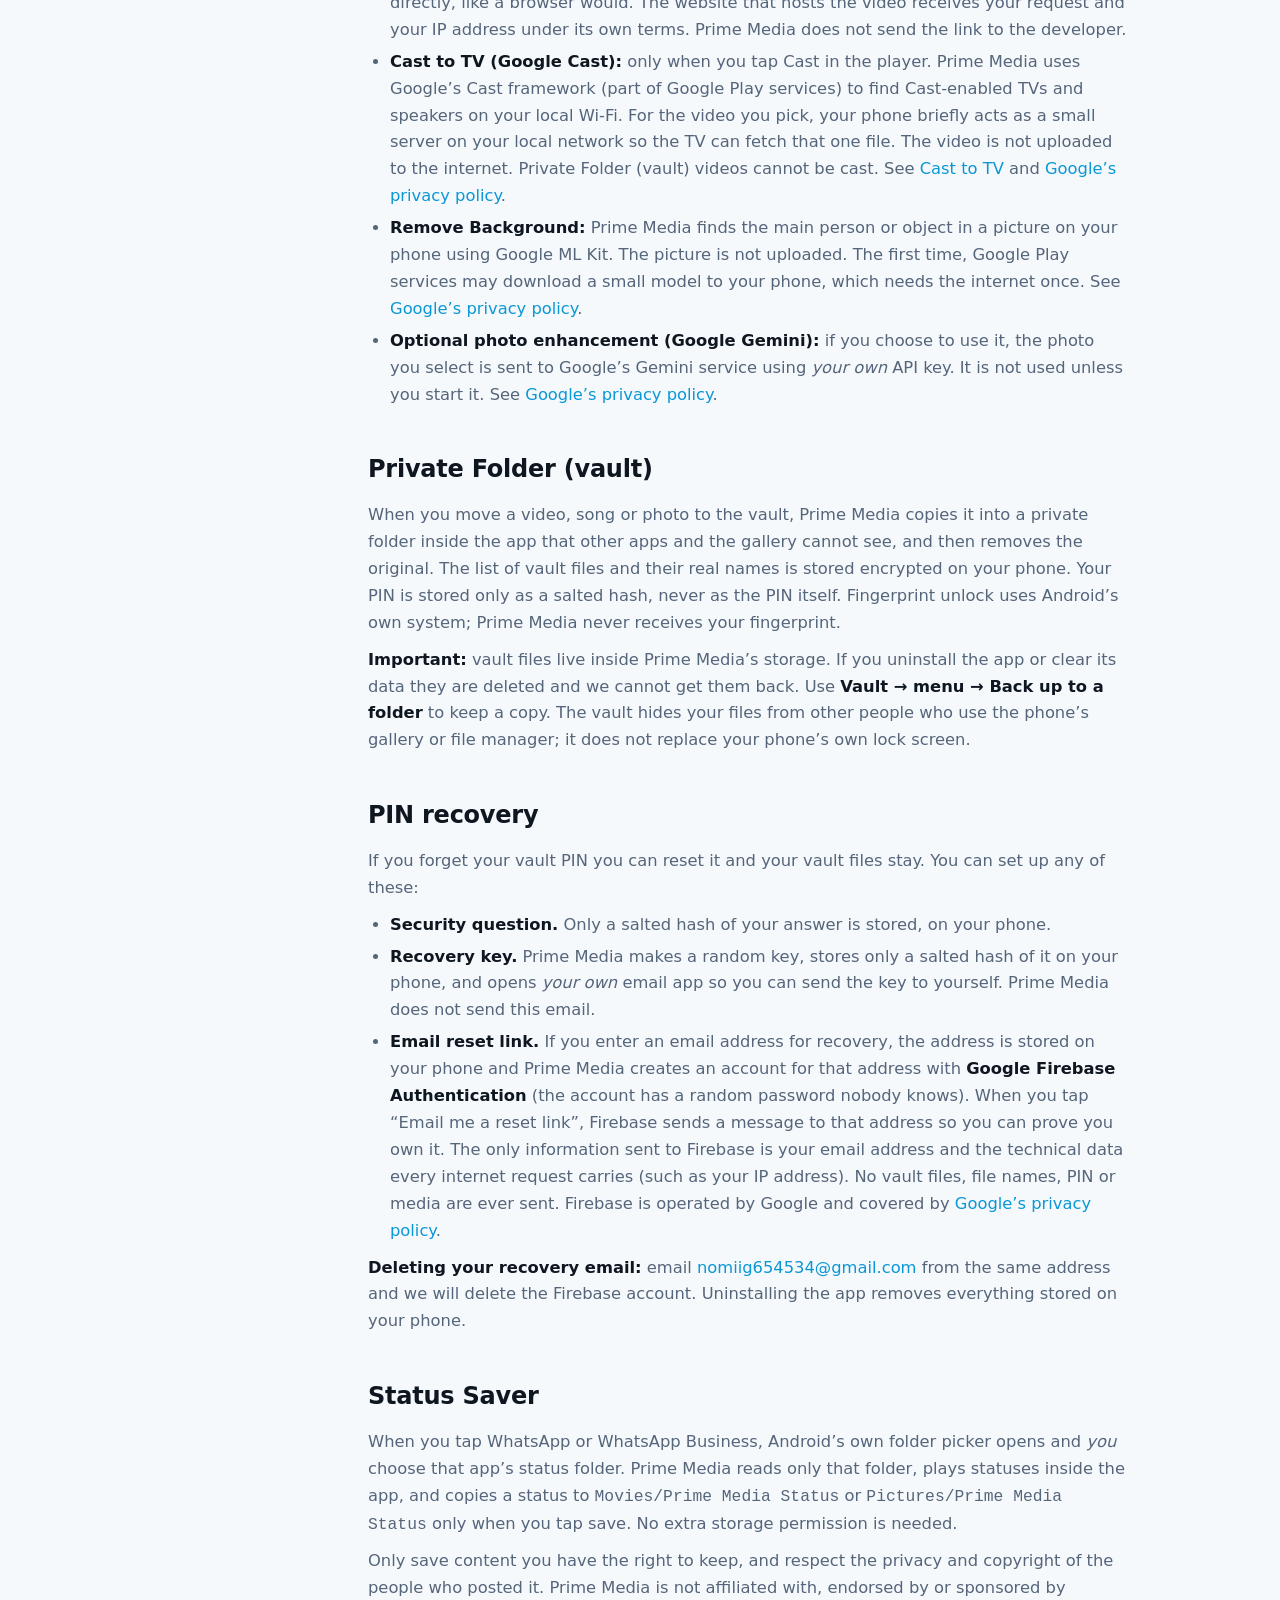
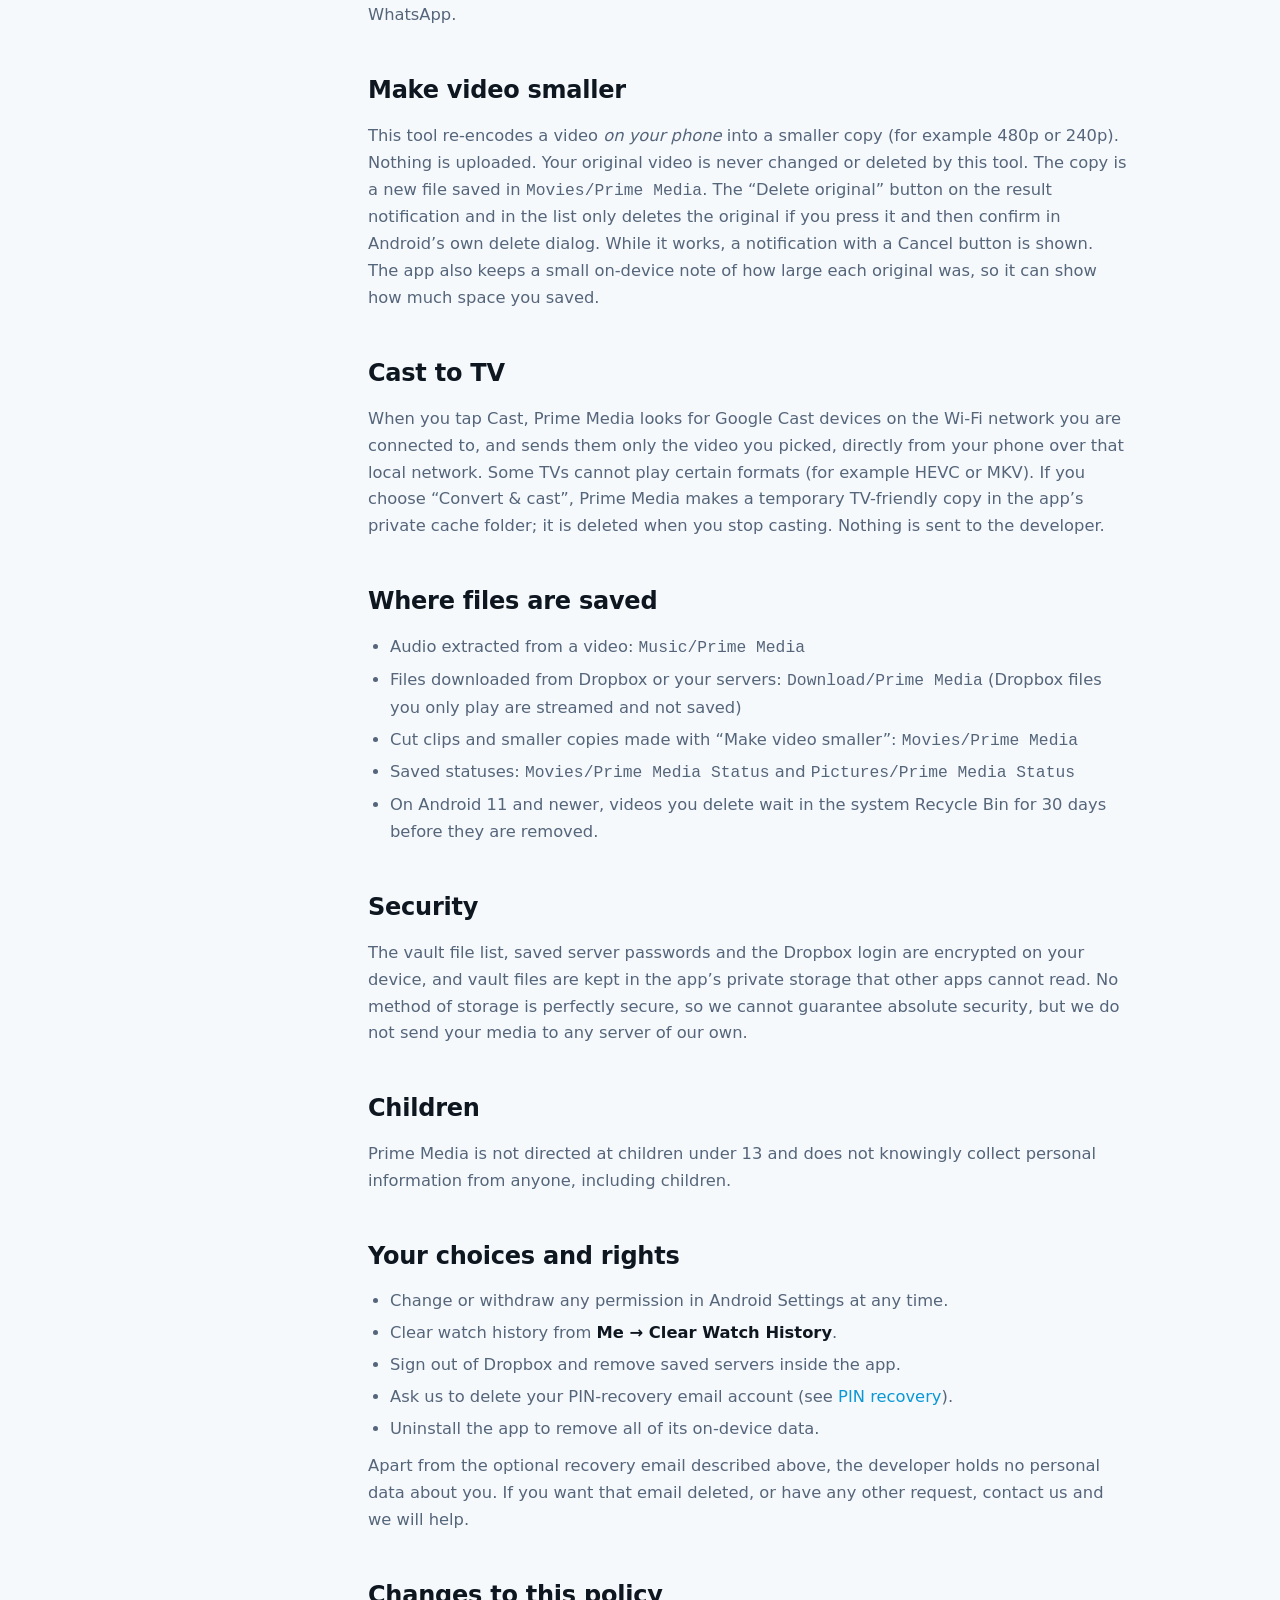
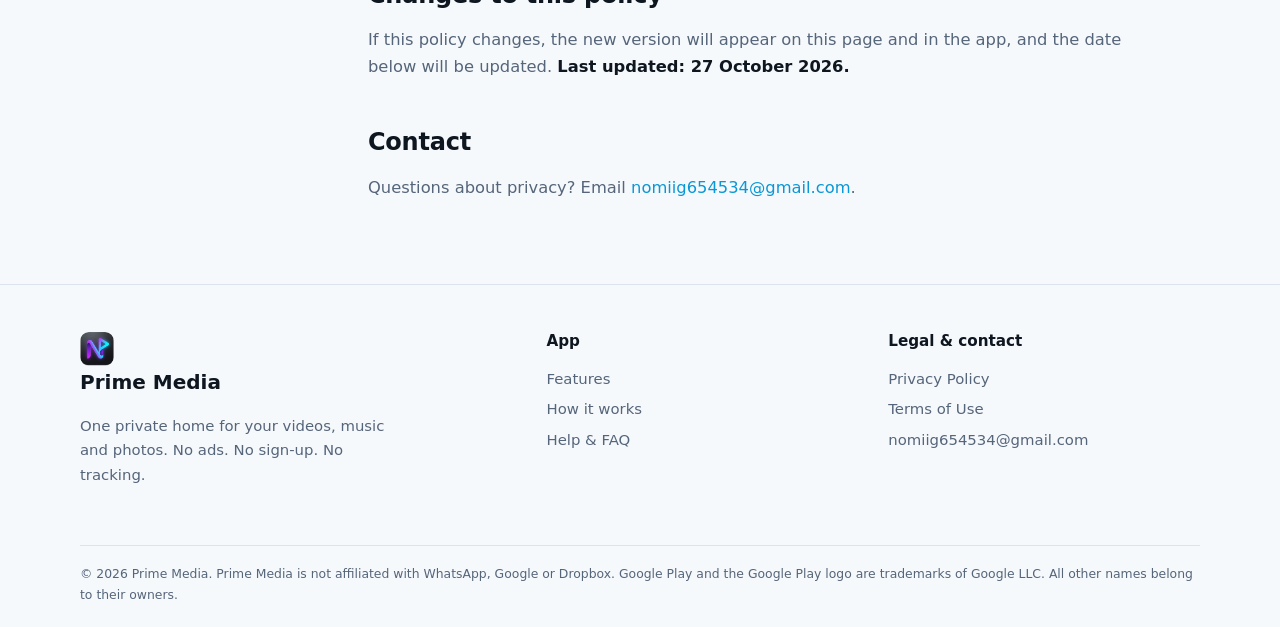
<file: privacy-policy.html>
<!doctype html>
<html lang="en"><head><meta charset="utf-8">
<meta name="viewport" content="width=device-width,initial-scale=1">
<title>Privacy Policy – Prime Media</title>
<meta name="description" content="How Prime Media handles your information: no ads, no analytics, no tracking. Permissions, Cloud Drive, Cast to TV and PIN recovery explained.">
<meta name="theme-color" content="#0a97d6">
<meta property="og:title" content="Privacy Policy – Prime Media"><meta property="og:description" content="How Prime Media handles your information: no ads, no analytics, no tracking. Permissions, Cloud Drive, Cast to TV and PIN recovery explained."><meta property="og:type" content="website"><meta property="og:image" content="assets/logo.png">
<link rel="icon" href="assets/favicon.png" type="image/png"><link rel="apple-touch-icon" href="assets/apple-touch-icon.png">
<link rel="stylesheet" href="assets/style.css"></head><body>
<a class="skip" href="#main">Skip to content</a>
<header class="site"><div class="wrap nav">
<a class="brand" href="index.html"><img src="assets/logo.png" alt="" width="34" height="34" style="border-radius:9px"><span>Prime Media</span></a>
<button class="menu-btn" aria-label="Menu" aria-expanded="false" id="mb">Menu</button>
<ul id="nl"><li><a href="index.html">Home</a></li><li><a href="index.html#features">Features</a></li><li><a href="help.html">Help</a></li><li><a href="privacy-policy.html" aria-current="page">Privacy</a></li><li><a href="terms.html">Terms</a></li><li><a class="cta" href="https://play.google.com/store/apps/details?id=com.novaplay.videoplayer" rel="noopener">Get the app</a></li></ul></div></header>
<main id="main"><div class="doc-hero"><div class="wrap"><h1>Privacy Policy</h1><p>Prime Media · Last updated 27 October 2026</p></div></div>
<div class="wrap doc"><nav class="toc" aria-label="On this page"><strong>On this page</strong><a href="#summary">Summary</a><a href="#permissions">What Prime Media accesses and why</a><a href="#collect">Information we collect</a><a href="#local">How your media is used</a><a href="#internet">Internet use and third-party services</a><a href="#vault">Private Folder (vault)</a><a href="#recovery">PIN recovery</a><a href="#status">Status Saver</a><a href="#compress">Make video smaller</a><a href="#cast">Cast to TV</a><a href="#storage">Where files are saved</a><a href="#security">Security</a><a href="#children">Children</a><a href="#choices">Your choices and rights</a><a href="#changes">Changes to this policy</a><a href="#contact">Contact</a></nav><article class="prose"><h2 id="summary">Summary</h2><div class="callout"><p><strong>In short:</strong> your videos, music and photos stay on your phone. Prime Media has no ads, no analytics and no tracking, and the developer does not sell or share your personal data. Prime Media never uploads your files to the developer or to any server of ours. Data only leaves your phone when you start a feature that needs it: the email address you choose for PIN recovery, the Dropbox account you sign in to, a server you add, the optional Gemini photo enhancement, or a video you cast to a TV on your own Wi-Fi (see <a href="#internet">Internet use and third-party services</a>).</p></div>
<p>This Privacy Policy explains what the <strong>Prime Media</strong> Android app (package name <code>com.novaplay.videoplayer</code>) accesses, how it uses that access, and the choices you have. It applies to the app and to this website.</p><h2 id="permissions">What Prime Media accesses and why</h2><p>Prime Media asks for the following Android permissions. You can withdraw any of them at any time in Android Settings → Apps → Prime Media → Permissions.</p>
<table><thead><tr><th>Permission</th><th>Why it is needed</th></tr></thead><tbody><tr><td>Photos and videos (READ_MEDIA_IMAGES, READ_MEDIA_VIDEO; READ_EXTERNAL_STORAGE on Android 12 and older)</td><td>To list and play your videos and show your photos. On Android 14 and newer you may choose to share only selected photos and videos (READ_MEDIA_VISUAL_USER_SELECTED).</td></tr><tr><td>Music and audio (READ_MEDIA_AUDIO)</td><td>To list and play your songs.</td></tr><tr><td>Notifications (POST_NOTIFICATIONS)</td><td>To show the playback notification and its controls, and the progress and result of “Make video smaller”.</td></tr><tr><td>Foreground service – media playback; Wake lock</td><td>To keep music playing when the screen is off or the app is in the background.</td></tr><tr><td>Foreground service – data sync (FOREGROUND_SERVICE_DATA_SYNC)</td><td>Only while “Make video smaller” is working, so a long conversion keeps running with a visible notification (with a Cancel button) when you leave the app. It stops when the work is finished or cancelled.</td></tr><tr><td>Microphone (RECORD_AUDIO) – optional</td><td>Only for the live music visualizer, which reads the spectrum of the app’s own audio output. <strong>Nothing is recorded, stored or sent.</strong> If you say no, the visualizer still animates.</td></tr><tr><td>Modify audio settings (MODIFY_AUDIO_SETTINGS)</td><td>To use the equalizer and the volume boost.</td></tr><tr><td>Modify system settings (WRITE_SETTINGS) – optional</td><td>Only when you choose “Set as ringtone” for a song.</td></tr><tr><td>Internet and network state (INTERNET, ACCESS_NETWORK_STATE, ACCESS_WIFI_STATE)</td><td>Only for features you start yourself: PIN recovery by email (Google Firebase), Dropbox Cloud Drive (browsing, streaming and downloading), videos you open with “Play from link”, FTP/FTPS/SFTP/SMB servers you add, the optional Gemini photo enhancement, and finding Google Cast TVs on your Wi-Fi to cast a video.</td></tr></tbody></table>
<p>Prime Media does <strong>not</strong> request “All files access” (MANAGE_EXTERNAL_STORAGE), location, contacts, camera, SMS or phone permissions, and it cannot draw over other apps. Cast to TV needs no extra permission.</p><h2 id="collect">Information we collect</h2><p>Prime Media does not collect, sell, rent or share personal information, and it contains no advertising or analytics SDKs. The developer runs no server that receives your files or usage.</p>
<p><strong>One optional exception:</strong> if you set up PIN recovery by email, the email address you enter is processed by Google Firebase Authentication (see <a href="#recovery">PIN recovery</a>). If you never set this up, no personal information leaves your phone.</p>
<p>The following stays only on your phone and is removed when you uninstall the app: your settings and theme, watch history and “continue watching” positions, favorites, playlists, saved server details, and the vault.</p><h2 id="local">How your media is used</h2><p>Your videos, music and photos are read on your device only to list, play, edit and display them. Thumbnails and temporary files are created on your device. Files opened with “Open with” from another app are played directly and are not copied or uploaded. When you cut a clip, extract audio or use “Make video smaller”, the new file is created on your phone and saved in your own storage (see <a href="#storage">Where files are saved</a>).</p><h2 id="internet">Internet use and third-party services</h2><p>Prime Media uses the internet only for things you start yourself. When you use them, the relevant third party receives data under its own terms and privacy policy:</p>
<ul><li><strong>PIN recovery by email (Google Firebase Authentication):</strong> only if you set it up and only when you tap “Email me a reset link”. See <a href="#recovery">PIN recovery</a> and <a href="https://policies.google.com/privacy" rel="noopener">Google’s privacy policy</a>.</li>
<li><strong>Cloud Drive (Dropbox):</strong> when you sign in, Prime Media talks to Dropbox to list your files, play them (streaming) and download them. Prime Media asks Dropbox only for permission to read your files and basic account information, and it cannot change, upload or delete anything in your Dropbox. When you tap a video or song, Dropbox gives Prime Media a temporary link that the player opens directly, so the file goes from Dropbox to your phone and not through any server of ours. The login token is stored encrypted on your phone and you can sign out at any time. See <a href="https://www.dropbox.com/privacy" rel="noopener">Dropbox’s privacy policy</a>.</li>
<li><strong>Networks (FTP, FTPS, SFTP, SMB):</strong> Prime Media connects only to servers you add. Server details, including passwords, are stored encrypted on your phone. Data goes directly between your phone and your server.</li>
<li><strong>Play from link:</strong> if you paste a web address of a video, Prime Media opens that address directly, like a browser would. The website that hosts the video receives your request and your IP address under its own terms. Prime Media does not send the link to the developer.</li>
<li><strong>Cast to TV (Google Cast):</strong> only when you tap Cast in the player. Prime Media uses Google’s Cast framework (part of Google Play services) to find Cast-enabled TVs and speakers on your local Wi-Fi. For the video you pick, your phone briefly acts as a small server on your local network so the TV can fetch that one file. The video is not uploaded to the internet. Private Folder (vault) videos cannot be cast. See <a href="#cast">Cast to TV</a> and <a href="https://policies.google.com/privacy" rel="noopener">Google’s privacy policy</a>.</li>
<li><strong>Remove Background:</strong> Prime Media finds the main person or object in a picture on your phone using Google ML Kit. The picture is not uploaded. The first time, Google Play services may download a small model to your phone, which needs the internet once. See <a href="https://policies.google.com/privacy" rel="noopener">Google’s privacy policy</a>.</li>
<li><strong>Optional photo enhancement (Google Gemini):</strong> if you choose to use it, the photo you select is sent to Google’s Gemini service using <em>your own</em> API key. It is not used unless you start it. See <a href="https://policies.google.com/privacy" rel="noopener">Google’s privacy policy</a>.</li></ul><h2 id="vault">Private Folder (vault)</h2><p>When you move a video, song or photo to the vault, Prime Media copies it into a private folder inside the app that other apps and the gallery cannot see, and then removes the original. The list of vault files and their real names is stored encrypted on your phone. Your PIN is stored only as a salted hash, never as the PIN itself. Fingerprint unlock uses Android’s own system; Prime Media never receives your fingerprint.</p>
<p><strong>Important:</strong> vault files live inside Prime Media’s storage. If you uninstall the app or clear its data they are deleted and we cannot get them back. Use <strong>Vault → menu → Back up to a folder</strong> to keep a copy. The vault hides your files from other people who use the phone’s gallery or file manager; it does not replace your phone’s own lock screen.</p>
<h2 id="recovery">PIN recovery</h2><p>If you forget your vault PIN you can reset it and your vault files stay. You can set up any of these:</p>
<ul><li><strong>Security question.</strong> Only a salted hash of your answer is stored, on your phone.</li>
<li><strong>Recovery key.</strong> Prime Media makes a random key, stores only a salted hash of it on your phone, and opens <em>your own</em> email app so you can send the key to yourself. Prime Media does not send this email.</li>
<li><strong>Email reset link.</strong> If you enter an email address for recovery, the address is stored on your phone and Prime Media creates an account for that address with <strong>Google Firebase Authentication</strong> (the account has a random password nobody knows). When you tap “Email me a reset link”, Firebase sends a message to that address so you can prove you own it. The only information sent to Firebase is your email address and the technical data every internet request carries (such as your IP address). No vault files, file names, PIN or media are ever sent. Firebase is operated by Google and covered by <a href="https://policies.google.com/privacy" rel="noopener">Google’s privacy policy</a>.</li></ul>
<p><strong>Deleting your recovery email:</strong> email <a href="mailto:nomiig654534@gmail.com">nomiig654534@gmail.com</a> from the same address and we will delete the Firebase account. Uninstalling the app removes everything stored on your phone.</p><h2 id="status">Status Saver</h2><p>When you tap WhatsApp or WhatsApp Business, Android’s own folder picker opens and <em>you</em> choose that app’s status folder. Prime Media reads only that folder, plays statuses inside the app, and copies a status to <code>Movies/Prime Media Status</code> or <code>Pictures/Prime Media Status</code> only when you tap save. No extra storage permission is needed.</p>
<p>Only save content you have the right to keep, and respect the privacy and copyright of the people who posted it. Prime Media is not affiliated with, endorsed by or sponsored by WhatsApp.</p><h2 id="compress">Make video smaller</h2><p>This tool re-encodes a video <em>on your phone</em> into a smaller copy (for example 480p or 240p). Nothing is uploaded. Your original video is never changed or deleted by this tool. The copy is a new file saved in <code>Movies/Prime Media</code>. The “Delete original” button on the result notification and in the list only deletes the original if you press it and then confirm in Android’s own delete dialog. While it works, a notification with a Cancel button is shown. The app also keeps a small on-device note of how large each original was, so it can show how much space you saved.</p><h2 id="cast">Cast to TV</h2><p>When you tap Cast, Prime Media looks for Google Cast devices on the Wi-Fi network you are connected to, and sends them only the video you picked, directly from your phone over that local network. Some TVs cannot play certain formats (for example HEVC or MKV). If you choose “Convert &amp; cast”, Prime Media makes a temporary TV-friendly copy in the app’s private cache folder; it is deleted when you stop casting. Nothing is sent to the developer.</p><h2 id="storage">Where files are saved</h2><ul><li>Audio extracted from a video: <code>Music/Prime Media</code></li><li>Files downloaded from Dropbox or your servers: <code>Download/Prime Media</code> (Dropbox files you only play are streamed and not saved)</li><li>Cut clips and smaller copies made with “Make video smaller”: <code>Movies/Prime Media</code></li><li>Saved statuses: <code>Movies/Prime Media Status</code> and <code>Pictures/Prime Media Status</code></li><li>On Android 11 and newer, videos you delete wait in the system Recycle Bin for 30 days before they are removed.</li></ul><h2 id="security">Security</h2><p>The vault file list, saved server passwords and the Dropbox login are encrypted on your device, and vault files are kept in the app’s private storage that other apps cannot read. No method of storage is perfectly secure, so we cannot guarantee absolute security, but we do not send your media to any server of our own.</p><h2 id="children">Children</h2><p>Prime Media is not directed at children under 13 and does not knowingly collect personal information from anyone, including children.</p><h2 id="choices">Your choices and rights</h2><ul><li>Change or withdraw any permission in Android Settings at any time.</li><li>Clear watch history from <strong>Me → Clear Watch History</strong>.</li><li>Sign out of Dropbox and remove saved servers inside the app.</li><li>Ask us to delete your PIN-recovery email account (see <a href="#recovery">PIN recovery</a>).</li><li>Uninstall the app to remove all of its on-device data.</li></ul><p>Apart from the optional recovery email described above, the developer holds no personal data about you. If you want that email deleted, or have any other request, contact us and we will help.</p><h2 id="changes">Changes to this policy</h2><p>If this policy changes, the new version will appear on this page and in the app, and the date below will be updated. <strong>Last updated: 27 October 2026.</strong></p><h2 id="contact">Contact</h2><p>Questions about privacy? Email <a href="mailto:nomiig654534@gmail.com">nomiig654534@gmail.com</a>.</p></article></div></main>
<footer class="site"><div class="wrap foot">
<div><a class="brand" href="index.html" style="color:var(--text)"><img src="assets/logo.png" alt="" width="34" height="34" style="border-radius:9px"><span>Prime Media</span></a>
<p style="margin-top:12px;max-width:34ch">One private home for your videos, music and photos. No ads. No sign-up. No tracking.</p></div>
<div><h4>App</h4><a href="index.html#features">Features</a><a href="index.html#how">How it works</a><a href="help.html">Help &amp; FAQ</a></div>
<div><h4>Legal &amp; contact</h4><a href="privacy-policy.html">Privacy Policy</a><a href="terms.html">Terms of Use</a><a href="mailto:nomiig654534@gmail.com">nomiig654534@gmail.com</a></div>
<small>© 2026 Prime Media. Prime Media is not affiliated with WhatsApp, Google or Dropbox. Google Play and the Google Play logo are trademarks of Google LLC. All other names belong to their owners.</small>
</div></footer>
<script src="assets/app.js"></script>
</body></html>
</file>
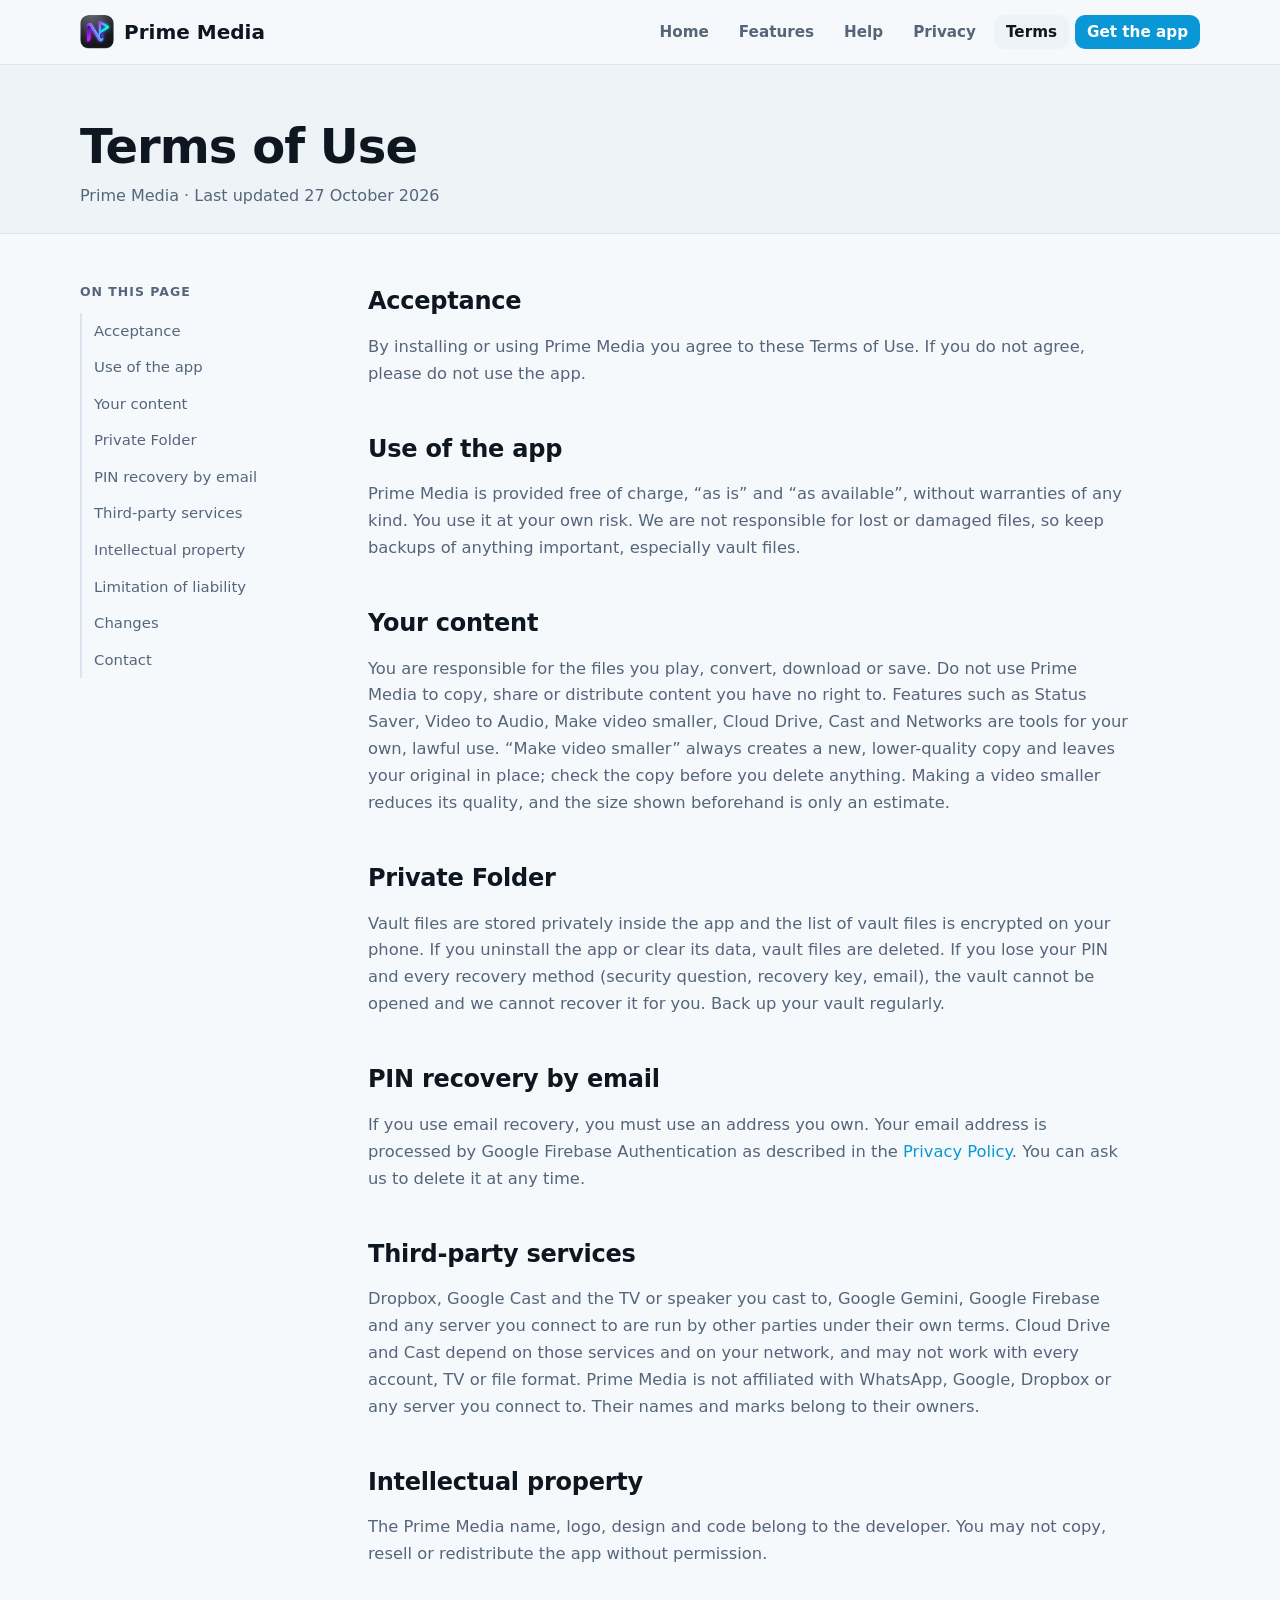
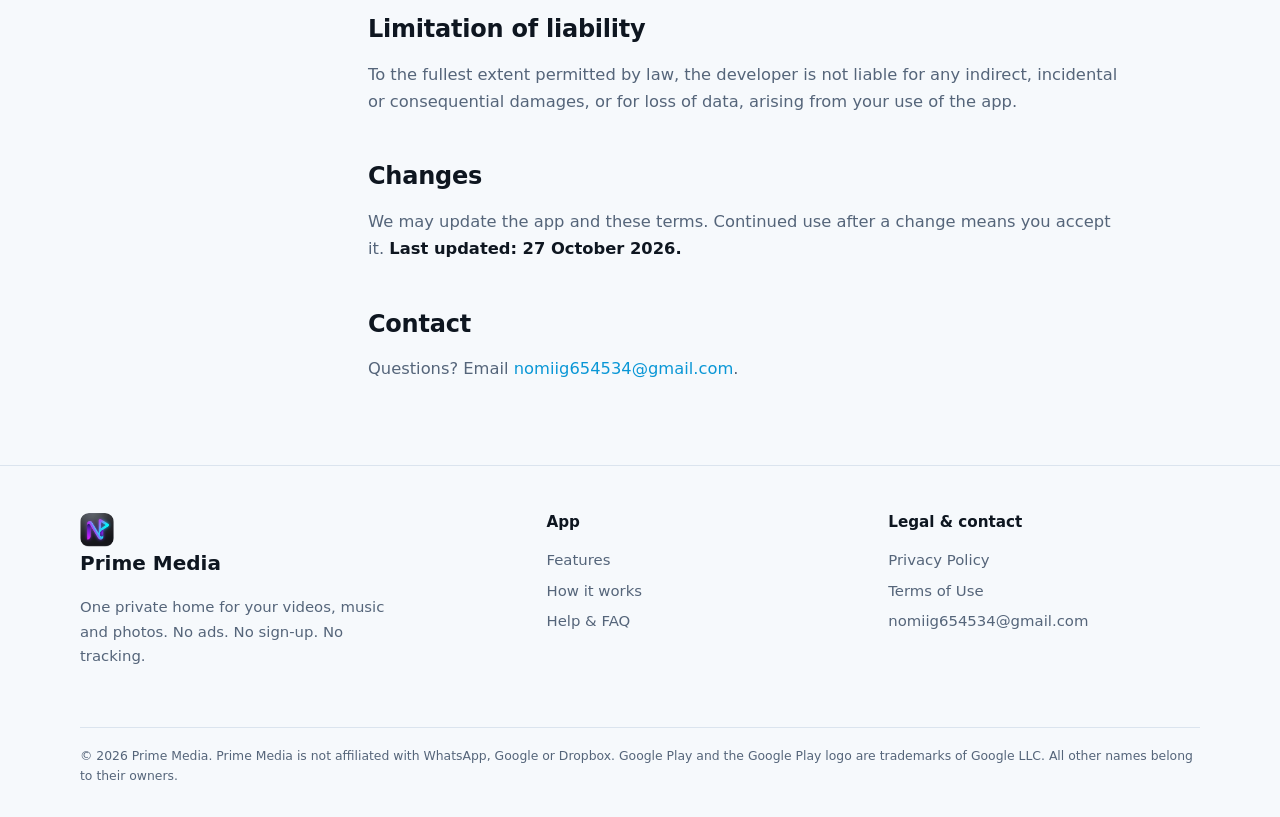
<file: terms.html>
<!doctype html>
<html lang="en"><head><meta charset="utf-8">
<meta name="viewport" content="width=device-width,initial-scale=1">
<title>Terms of Use – Prime Media</title>
<meta name="description" content="The terms for using the Prime Media video, music and photo player.">
<meta name="theme-color" content="#0a97d6">
<meta property="og:title" content="Terms of Use – Prime Media"><meta property="og:description" content="The terms for using the Prime Media video, music and photo player."><meta property="og:type" content="website"><meta property="og:image" content="assets/logo.png">
<link rel="icon" href="assets/favicon.png" type="image/png"><link rel="apple-touch-icon" href="assets/apple-touch-icon.png">
<link rel="stylesheet" href="assets/style.css"></head><body>
<a class="skip" href="#main">Skip to content</a>
<header class="site"><div class="wrap nav">
<a class="brand" href="index.html"><img src="assets/logo.png" alt="" width="34" height="34" style="border-radius:9px"><span>Prime Media</span></a>
<button class="menu-btn" aria-label="Menu" aria-expanded="false" id="mb">Menu</button>
<ul id="nl"><li><a href="index.html">Home</a></li><li><a href="index.html#features">Features</a></li><li><a href="help.html">Help</a></li><li><a href="privacy-policy.html">Privacy</a></li><li><a href="terms.html" aria-current="page">Terms</a></li><li><a class="cta" href="https://play.google.com/store/apps/details?id=com.novaplay.videoplayer" rel="noopener">Get the app</a></li></ul></div></header>
<main id="main"><div class="doc-hero"><div class="wrap"><h1>Terms of Use</h1><p>Prime Media · Last updated 27 October 2026</p></div></div>
<div class="wrap doc"><nav class="toc" aria-label="On this page"><strong>On this page</strong><a href="#accept">Acceptance</a><a href="#use">Use of the app</a><a href="#content">Your content</a><a href="#vault">Private Folder</a><a href="#recovery">PIN recovery by email</a><a href="#third">Third-party services</a><a href="#ip">Intellectual property</a><a href="#liability">Limitation of liability</a><a href="#changes">Changes</a><a href="#contact">Contact</a></nav><article class="prose"><h2 id="accept">Acceptance</h2><p>By installing or using Prime Media you agree to these Terms of Use. If you do not agree, please do not use the app.</p><h2 id="use">Use of the app</h2><p>Prime Media is provided free of charge, “as is” and “as available”, without warranties of any kind. You use it at your own risk. We are not responsible for lost or damaged files, so keep backups of anything important, especially vault files.</p><h2 id="content">Your content</h2><p>You are responsible for the files you play, convert, download or save. Do not use Prime Media to copy, share or distribute content you have no right to. Features such as Status Saver, Video to Audio, Make video smaller, Cloud Drive, Cast and Networks are tools for your own, lawful use. “Make video smaller” always creates a new, lower-quality copy and leaves your original in place; check the copy before you delete anything. Making a video smaller reduces its quality, and the size shown beforehand is only an estimate.</p><h2 id="vault">Private Folder</h2><p>Vault files are stored privately inside the app and the list of vault files is encrypted on your phone. If you uninstall the app or clear its data, vault files are deleted. If you lose your PIN and every recovery method (security question, recovery key, email), the vault cannot be opened and we cannot recover it for you. Back up your vault regularly.</p><h2 id="recovery">PIN recovery by email</h2><p>If you use email recovery, you must use an address you own. Your email address is processed by Google Firebase Authentication as described in the <a href="privacy-policy.html#recovery">Privacy Policy</a>. You can ask us to delete it at any time.</p><h2 id="third">Third-party services</h2><p>Dropbox, Google Cast and the TV or speaker you cast to, Google Gemini, Google Firebase and any server you connect to are run by other parties under their own terms. Cloud Drive and Cast depend on those services and on your network, and may not work with every account, TV or file format. Prime Media is not affiliated with WhatsApp, Google, Dropbox or any server you connect to. Their names and marks belong to their owners.</p><h2 id="ip">Intellectual property</h2><p>The Prime Media name, logo, design and code belong to the developer. You may not copy, resell or redistribute the app without permission.</p><h2 id="liability">Limitation of liability</h2><p>To the fullest extent permitted by law, the developer is not liable for any indirect, incidental or consequential damages, or for loss of data, arising from your use of the app.</p><h2 id="changes">Changes</h2><p>We may update the app and these terms. Continued use after a change means you accept it. <strong>Last updated: 27 October 2026.</strong></p><h2 id="contact">Contact</h2><p>Questions? Email <a href="mailto:nomiig654534@gmail.com">nomiig654534@gmail.com</a>.</p></article></div></main>
<footer class="site"><div class="wrap foot">
<div><a class="brand" href="index.html" style="color:var(--text)"><img src="assets/logo.png" alt="" width="34" height="34" style="border-radius:9px"><span>Prime Media</span></a>
<p style="margin-top:12px;max-width:34ch">One private home for your videos, music and photos. No ads. No sign-up. No tracking.</p></div>
<div><h4>App</h4><a href="index.html#features">Features</a><a href="index.html#how">How it works</a><a href="help.html">Help &amp; FAQ</a></div>
<div><h4>Legal &amp; contact</h4><a href="privacy-policy.html">Privacy Policy</a><a href="terms.html">Terms of Use</a><a href="mailto:nomiig654534@gmail.com">nomiig654534@gmail.com</a></div>
<small>© 2026 Prime Media. Prime Media is not affiliated with WhatsApp, Google or Dropbox. Google Play and the Google Play logo are trademarks of Google LLC. All other names belong to their owners.</small>
</div></footer>
<script src="assets/app.js"></script>
</body></html>
</file>
<file: assets/style.css>
:root{
  --bg:#f6f9fc; --surface:#ffffff; --surface2:#eef3f8; --text:#0e1620; --muted:#55657a;
  --line:#dbe4ee; --accent:#0a97d6; --accent2:#5b6cf0; --accent-ink:#ffffff;
  --shadow:0 10px 30px rgba(16,40,70,.10);
}
@media (prefers-color-scheme:dark){
  :root{--bg:#0a0d12; --surface:#121820; --surface2:#18212b; --text:#eaf1f8; --muted:#92a3b6;
    --line:#233040; --accent:#25b4f5; --accent2:#7d8cff; --shadow:0 10px 30px rgba(0,0,0,.45);}
}
*{box-sizing:border-box;margin:0;padding:0}
html{scroll-behavior:smooth}
body{font-family:system-ui,-apple-system,"Segoe UI",Roboto,Helvetica,Arial,sans-serif;background:var(--bg);color:var(--text);line-height:1.65;-webkit-font-smoothing:antialiased}
a{color:var(--accent);text-decoration:none} a:hover{text-decoration:underline}
img,svg{max-width:100%;display:block}
.wrap{width:min(1120px,100% - 40px);margin-inline:auto}
.skip{position:absolute;left:-999px} .skip:focus{left:12px;top:12px;background:var(--accent);color:#fff;padding:8px 12px;border-radius:8px;z-index:99}

/* header */
header.site{position:sticky;top:0;z-index:50;background:color-mix(in srgb,var(--bg) 86%,transparent);backdrop-filter:blur(12px);border-bottom:1px solid var(--line)}
.nav{display:flex;align-items:center;justify-content:space-between;height:64px}
.brand{display:flex;align-items:center;gap:10px;font-weight:800;font-size:1.25rem;color:var(--text)}
.brand:hover{text-decoration:none}
.brand svg{width:34px;height:34px}
.nav ul{display:flex;gap:6px;list-style:none;align-items:center}
.nav ul a{color:var(--muted);padding:8px 12px;border-radius:10px;font-weight:600;font-size:.95rem}
.nav ul a:hover,.nav ul a[aria-current="page"]{color:var(--text);background:var(--surface2);text-decoration:none}
.nav .cta{background:var(--accent);color:var(--accent-ink)!important}
.nav .cta:hover{filter:brightness(1.08);background:var(--accent)!important}
.menu-btn{display:none;background:none;border:1px solid var(--line);color:var(--text);border-radius:10px;padding:8px 12px;font-size:1rem;cursor:pointer}
@media(max-width:820px){
  .menu-btn{display:block}
  .nav ul{display:none;position:absolute;left:0;right:0;top:64px;background:var(--bg);border-bottom:1px solid var(--line);flex-direction:column;align-items:stretch;padding:12px 20px}
  .nav ul.open{display:flex}
}

/* hero */
.hero{position:relative;overflow:hidden;padding:72px 0 56px}
.hero::before{content:"";position:absolute;inset:-20% -10% auto auto;width:640px;height:640px;background:radial-gradient(closest-side,color-mix(in srgb,var(--accent) 30%,transparent),transparent);filter:blur(10px);z-index:0}
.hero::after{content:"";position:absolute;left:-180px;bottom:-220px;width:520px;height:520px;background:radial-gradient(closest-side,color-mix(in srgb,var(--accent2) 24%,transparent),transparent);z-index:0}
.hero .wrap{position:relative;z-index:1;display:grid;grid-template-columns:1.1fr .9fr;gap:40px;align-items:center}
.eyebrow{display:inline-block;font-size:.8rem;font-weight:700;letter-spacing:.08em;text-transform:uppercase;color:var(--accent);background:color-mix(in srgb,var(--accent) 12%,transparent);padding:6px 12px;border-radius:99px;margin-bottom:18px}
h1{font-size:clamp(2.3rem,5.4vw,3.8rem);line-height:1.08;letter-spacing:-.02em;font-weight:850}
h1 .grad{background:linear-gradient(90deg,var(--accent),var(--accent2));-webkit-background-clip:text;background-clip:text;color:transparent}
.lead{margin-top:18px;font-size:1.15rem;color:var(--muted);max-width:56ch}
.actions{display:flex;flex-wrap:wrap;gap:12px;margin-top:28px}
.btn{display:inline-flex;align-items:center;gap:10px;padding:14px 22px;border-radius:14px;font-weight:700;border:1px solid var(--line);color:var(--text);background:var(--surface)}
.btn:hover{text-decoration:none;transform:translateY(-1px);box-shadow:var(--shadow)}
.btn.primary{background:linear-gradient(135deg,var(--accent),var(--accent2));color:#fff;border:0}
.btn svg{width:20px;height:20px}
.badges{display:flex;flex-wrap:wrap;gap:10px 18px;margin-top:26px;color:var(--muted);font-size:.92rem;font-weight:600}
.badges span{display:inline-flex;align-items:center;gap:8px}
.badges i{width:8px;height:8px;border-radius:50%;background:var(--accent);display:inline-block}

/* phone mock */
.phone{width:min(300px,78vw);margin-inline:auto;aspect-ratio:9/18.5;border-radius:38px;background:#05070a;border:8px solid #1d2733;box-shadow:0 30px 60px rgba(0,0,0,.35);position:relative;overflow:hidden;color:#eaf1f8}
.phone .glow{position:absolute;inset:0;background:radial-gradient(circle at 50% 38%,rgba(37,180,245,.28),transparent 55%),radial-gradient(circle at 80% 90%,rgba(125,140,255,.25),transparent 50%)}
.phone .title{position:absolute;top:30px;left:0;right:0;text-align:center;font-weight:700;font-size:.8rem;color:#25b4f5}
.phone .disc{position:absolute;top:22%;left:50%;width:70%;aspect-ratio:1;transform:translateX(-50%)}
.phone .disc svg{width:100%;height:100%;animation:spin 9s linear infinite}
.phone .bars{position:absolute;left:12%;right:12%;top:64%;height:34px;display:flex;align-items:center;gap:3px}
.phone .bars b{flex:1;border-radius:3px;background:linear-gradient(#25b4f5,#7d8cff);animation:eq 1.2s ease-in-out infinite}
.phone .ctrl{position:absolute;left:0;right:0;bottom:7%;display:flex;justify-content:center;align-items:center;gap:16px}
.phone .ctrl i{width:34px;height:34px;border-radius:50%;border:1.5px solid #25b4f5;opacity:.7}
.phone .ctrl i.big{width:54px;height:54px;border-width:2.5px;opacity:1;box-shadow:0 0 18px rgba(37,180,245,.55)}
.phone .seek{position:absolute;left:10%;right:10%;bottom:21%;height:3px;border-radius:3px;background:#243040}
.phone .seek::after{content:"";position:absolute;left:0;top:0;bottom:0;width:38%;background:#25b4f5;border-radius:3px}
@keyframes spin{to{transform:rotate(360deg)}}
@keyframes eq{0%,100%{height:18%}50%{height:100%}}
.phone .bars b:nth-child(2n){animation-delay:-.4s}.phone .bars b:nth-child(3n){animation-delay:-.8s}.phone .bars b:nth-child(5n){animation-delay:-.2s}
@media(prefers-reduced-motion:reduce){.phone .disc svg,.phone .bars b{animation:none}}
@media(max-width:860px){.hero .wrap{grid-template-columns:1fr}.hero{padding-top:44px}.phone{order:-1;width:min(240px,70vw)}}

/* sections */
section{padding:72px 0}
section.alt{background:var(--surface2)}
.sec-head{max-width:720px;margin-bottom:38px}
.sec-head h2{font-size:clamp(1.7rem,3.4vw,2.4rem);line-height:1.15;letter-spacing:-.015em;font-weight:800}
.sec-head p{margin-top:12px;color:var(--muted);font-size:1.05rem}
.grid{display:grid;gap:18px;grid-template-columns:repeat(auto-fit,minmax(250px,1fr))}
.card{background:var(--surface);border:1px solid var(--line);border-radius:20px;padding:24px;transition:.2s}
.card:hover{transform:translateY(-3px);box-shadow:var(--shadow)}
.card .ic{width:46px;height:46px;border-radius:14px;display:grid;place-items:center;background:color-mix(in srgb,var(--accent) 14%,transparent);color:var(--accent);margin-bottom:14px}
.card .ic svg{width:24px;height:24px}
.card h3{font-size:1.1rem;margin-bottom:6px}
.card p{color:var(--muted);font-size:.98rem}
.card ul{margin:10px 0 0 18px;color:var(--muted);font-size:.95rem}
.steps{counter-reset:s;display:grid;gap:18px;grid-template-columns:repeat(auto-fit,minmax(240px,1fr))}
.step{position:relative;background:var(--surface);border:1px solid var(--line);border-radius:20px;padding:28px 24px 24px}
.step::before{counter-increment:s;content:counter(s);position:absolute;top:-16px;left:22px;width:36px;height:36px;border-radius:50%;background:linear-gradient(135deg,var(--accent),var(--accent2));color:#fff;font-weight:800;display:grid;place-items:center}
.step h3{margin-bottom:6px}.step p{color:var(--muted)}
.privacy-band{background:linear-gradient(135deg,color-mix(in srgb,var(--accent) 16%,var(--surface)),color-mix(in srgb,var(--accent2) 14%,var(--surface)));border:1px solid var(--line);border-radius:28px;padding:40px;display:grid;grid-template-columns:1.2fr 1fr;gap:28px;align-items:center}
.privacy-band ul{list-style:none;display:grid;gap:12px}
.privacy-band li{display:flex;gap:12px;align-items:flex-start;font-weight:600}
.privacy-band li::before{content:"✓";flex:none;width:24px;height:24px;border-radius:50%;background:var(--accent);color:#fff;display:grid;place-items:center;font-size:.8rem;margin-top:2px}
@media(max-width:760px){.privacy-band{grid-template-columns:1fr;padding:28px}}
details{background:var(--surface);border:1px solid var(--line);border-radius:16px;padding:0 20px;margin-bottom:12px}
details summary{cursor:pointer;list-style:none;padding:18px 0;font-weight:700;display:flex;justify-content:space-between;gap:16px}
details summary::-webkit-details-marker{display:none}
details summary::after{content:"+";color:var(--accent);font-size:1.4rem;line-height:1}
details[open] summary::after{content:"–"}
details p,details ul{padding-bottom:18px;color:var(--muted)} details ul{margin-left:20px}
.cta-band{text-align:center}
.cta-band h2{font-size:clamp(1.8rem,3.6vw,2.6rem);font-weight:800}
.cta-band p{color:var(--muted);margin:12px auto 26px;max-width:52ch}
.cta-band .actions{justify-content:center}

/* document pages */
.doc-hero{padding:56px 0 24px;border-bottom:1px solid var(--line);background:var(--surface2)}
.doc-hero h1{font-size:clamp(2rem,4.4vw,3rem)}
.doc-hero p{color:var(--muted);margin-top:10px}
.doc{display:grid;grid-template-columns:240px 1fr;gap:48px;padding:48px 0 72px}
.toc{position:sticky;top:88px;align-self:start;font-size:.93rem}
.toc strong{display:block;margin-bottom:10px;font-size:.78rem;letter-spacing:.08em;text-transform:uppercase;color:var(--muted)}
.toc a{display:block;color:var(--muted);padding:6px 0 6px 12px;border-left:2px solid var(--line)}
.toc a:hover{color:var(--accent);border-color:var(--accent);text-decoration:none}
.prose{max-width:760px}
.prose h2{font-size:1.5rem;margin:42px 0 12px;letter-spacing:-.01em;scroll-margin-top:90px}
.prose h2:first-child{margin-top:0}
.prose h3{font-size:1.1rem;margin:22px 0 6px}
.prose p,.prose li{color:var(--muted);font-size:1.02rem}
.prose p{margin:10px 0}
.prose ul{margin:10px 0 10px 22px}.prose li{margin:5px 0}
.prose strong{color:var(--text)}
.callout{background:color-mix(in srgb,var(--accent) 10%,var(--surface));border:1px solid color-mix(in srgb,var(--accent) 40%,var(--line));border-radius:16px;padding:18px 22px;margin:18px 0}
.callout p{color:var(--text);margin:4px 0}
table{width:100%;border-collapse:collapse;margin:14px 0;font-size:.95rem;border:1px solid var(--line);border-radius:14px;overflow:hidden;display:block;overflow-x:auto}
th,td{text-align:left;padding:12px 14px;border-bottom:1px solid var(--line);vertical-align:top;color:var(--muted)}
th{background:var(--surface2);color:var(--text);white-space:nowrap}
td:first-child{color:var(--text);font-weight:600;white-space:nowrap}
tr:last-child td{border-bottom:0}
@media(max-width:900px){.doc{grid-template-columns:1fr}.toc{display:none}}

footer.site{border-top:1px solid var(--line);padding:44px 0 30px;color:var(--muted);font-size:.93rem}
.foot{display:grid;grid-template-columns:1.4fr 1fr 1fr;gap:30px}
.foot h4{color:var(--text);margin-bottom:10px;font-size:.95rem}
.foot a{display:block;color:var(--muted);padding:3px 0}
.foot small{display:block;margin-top:28px;grid-column:1/-1;border-top:1px solid var(--line);padding-top:18px}
@media(max-width:700px){.foot{grid-template-columns:1fr}}
</file>
